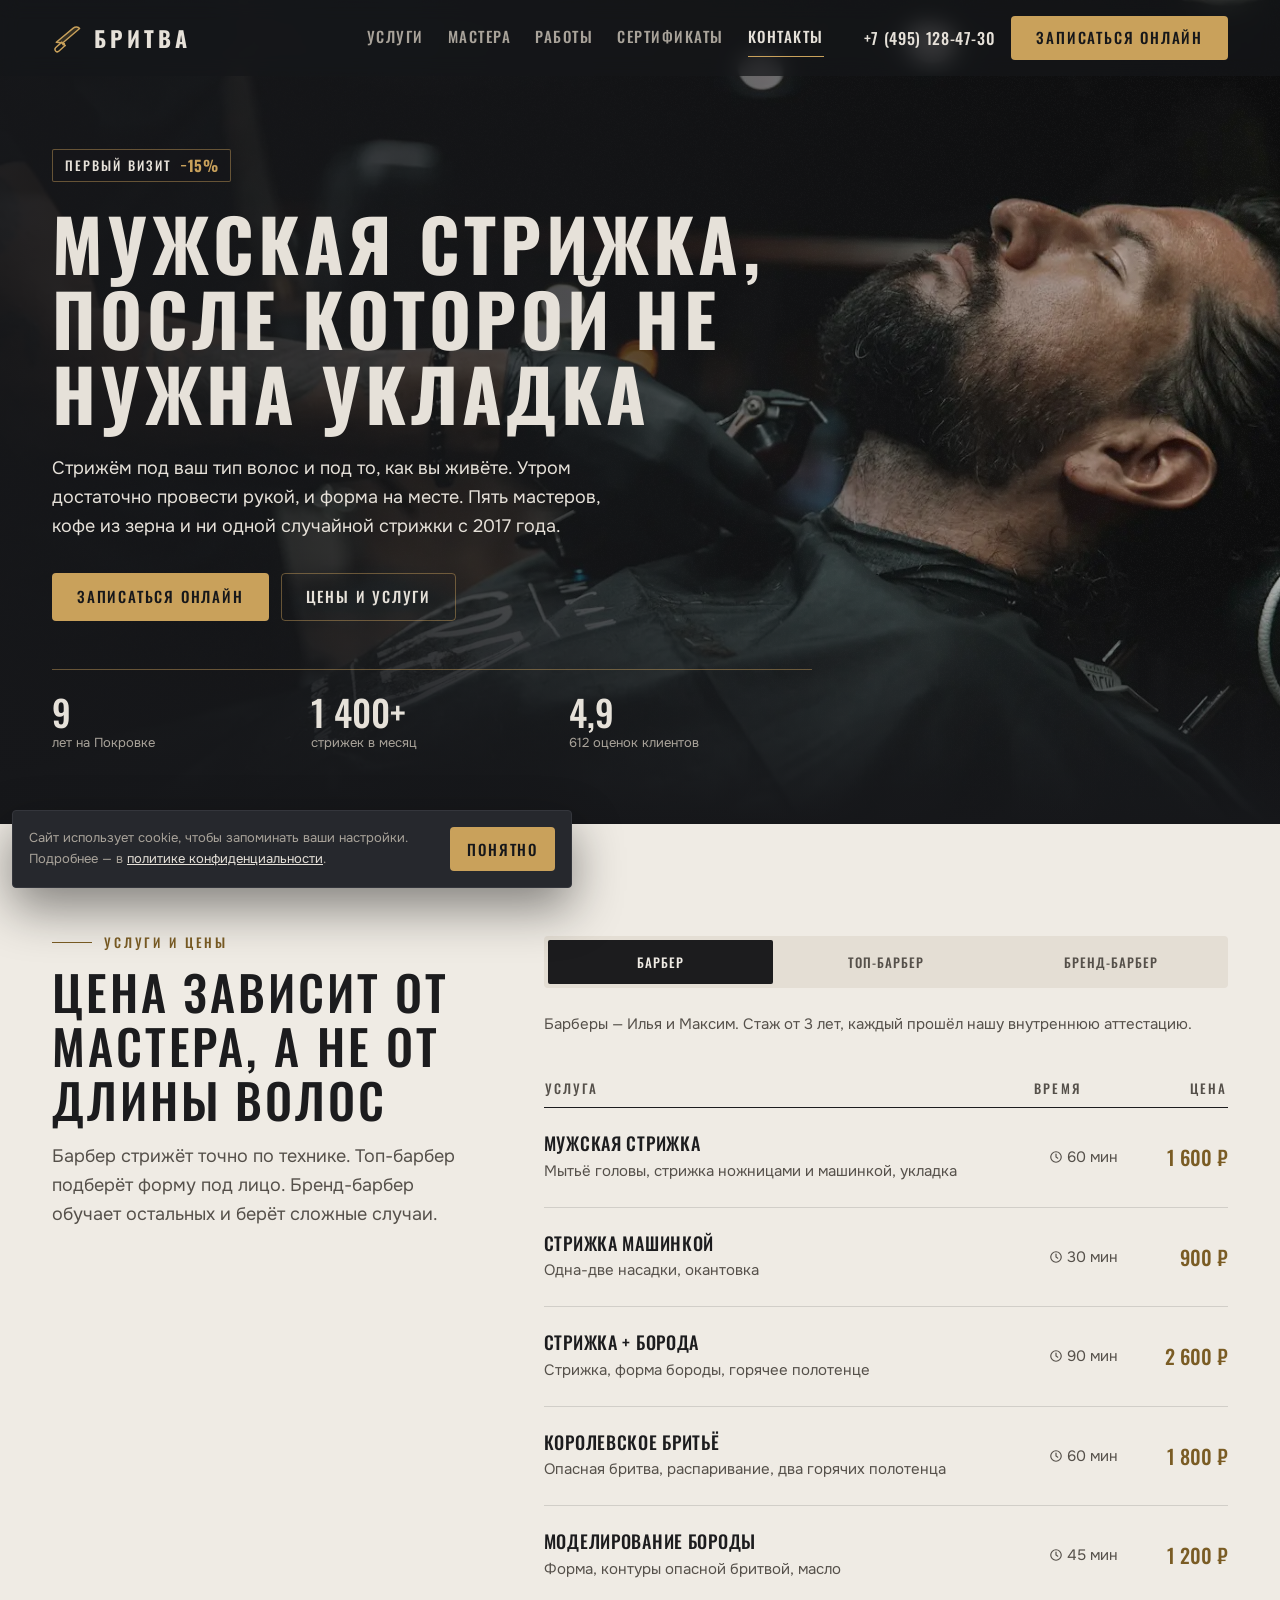
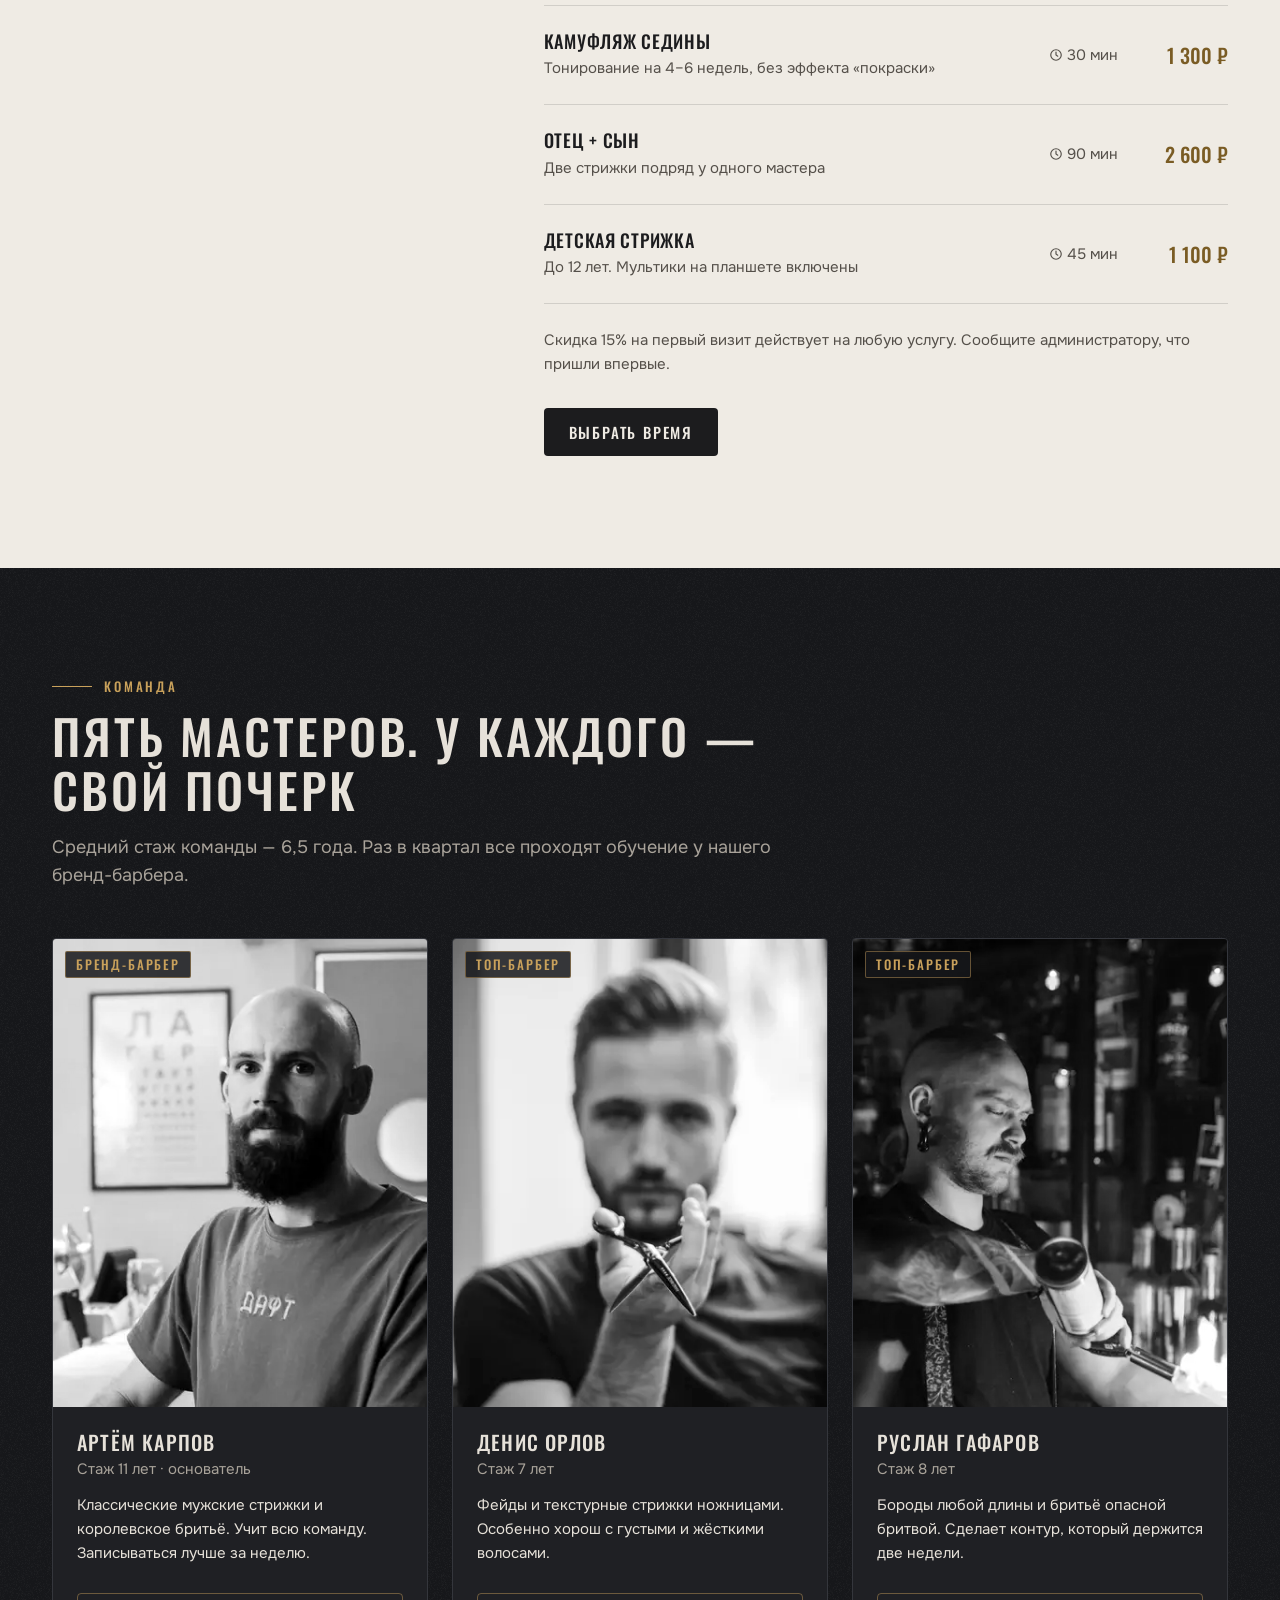
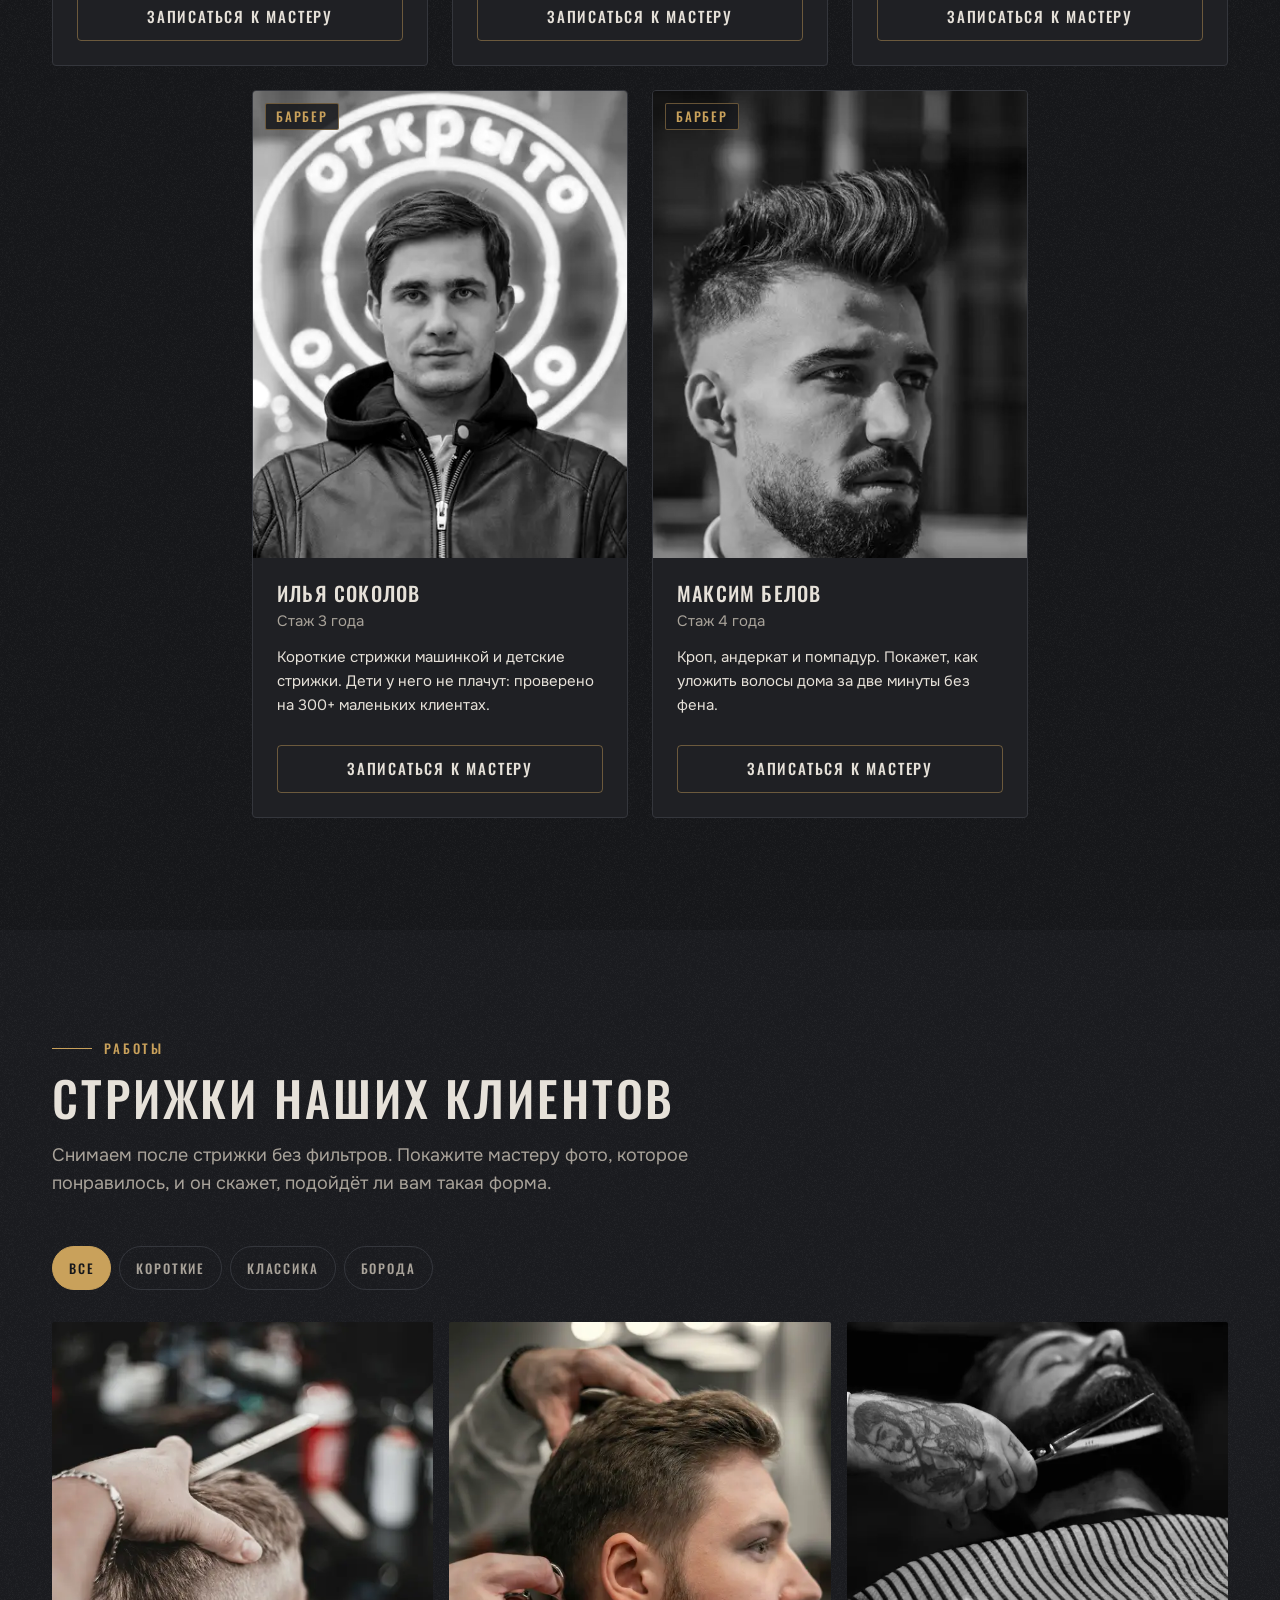
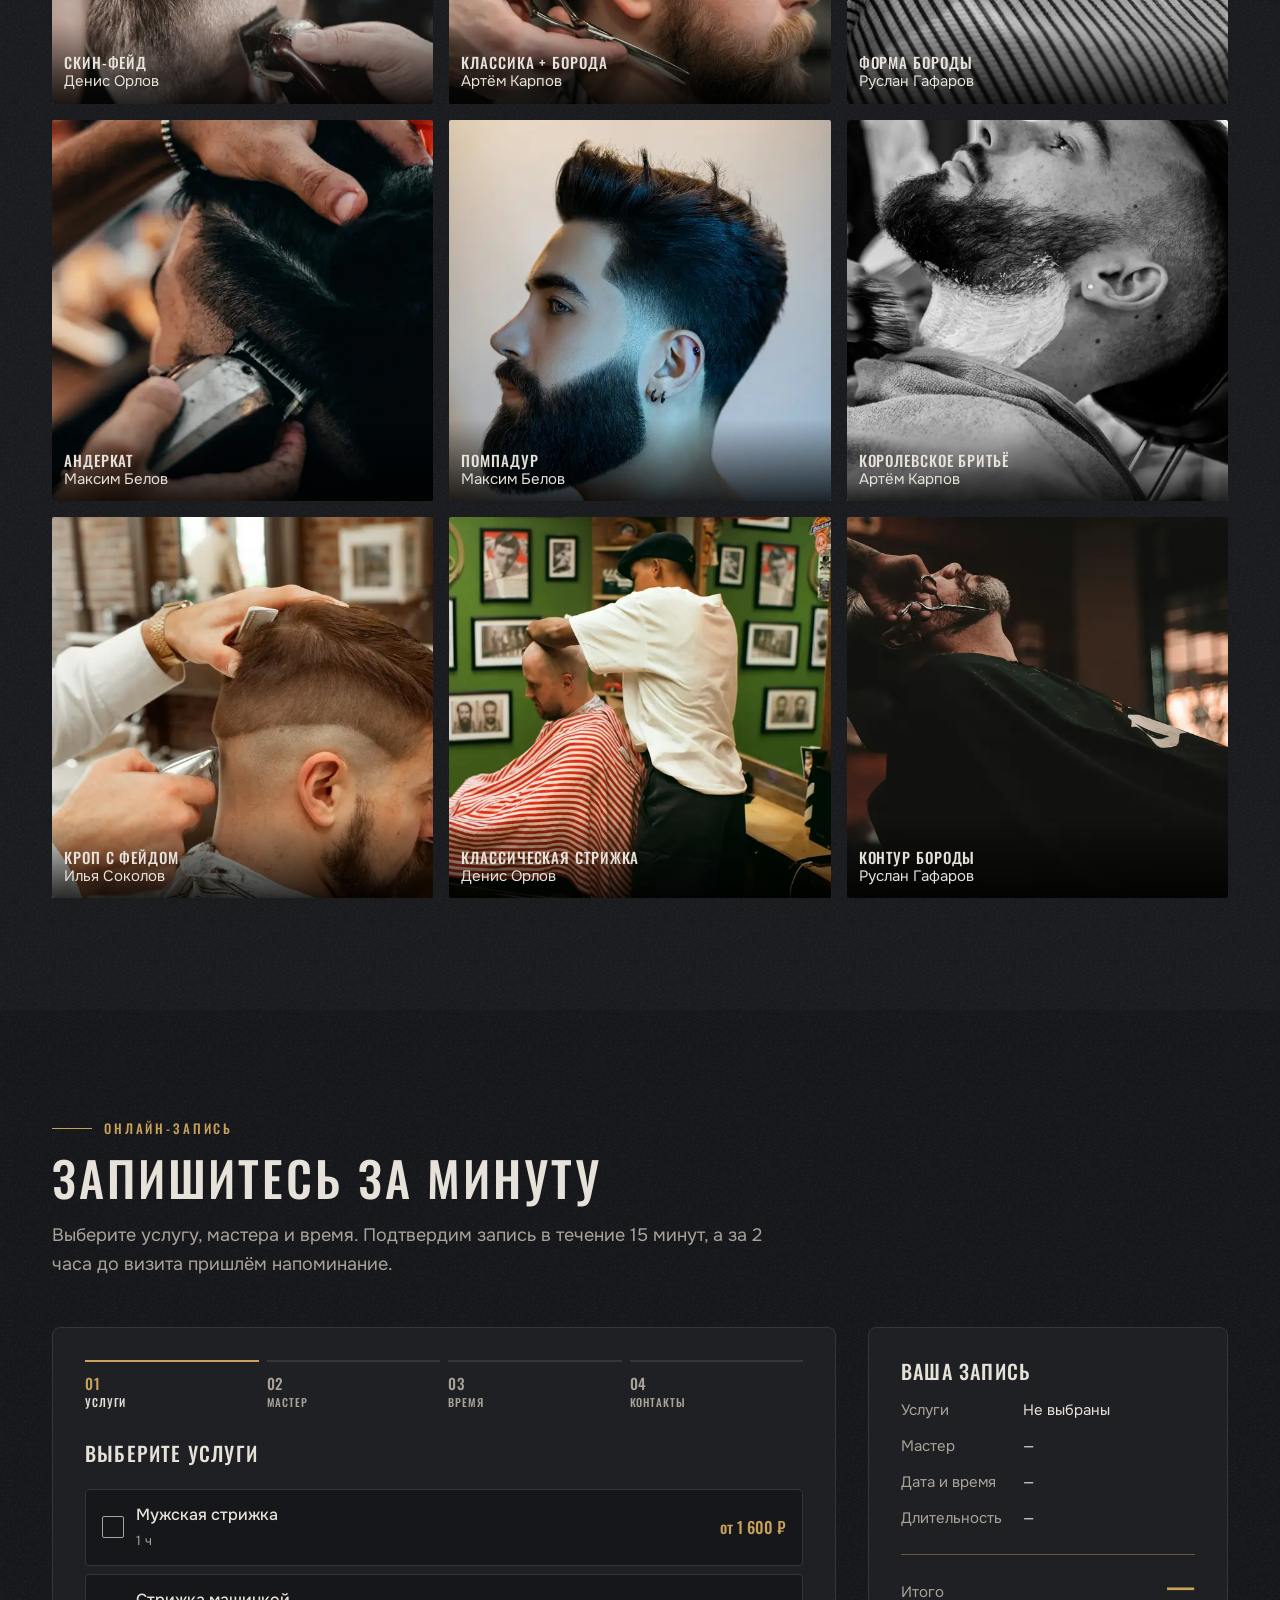
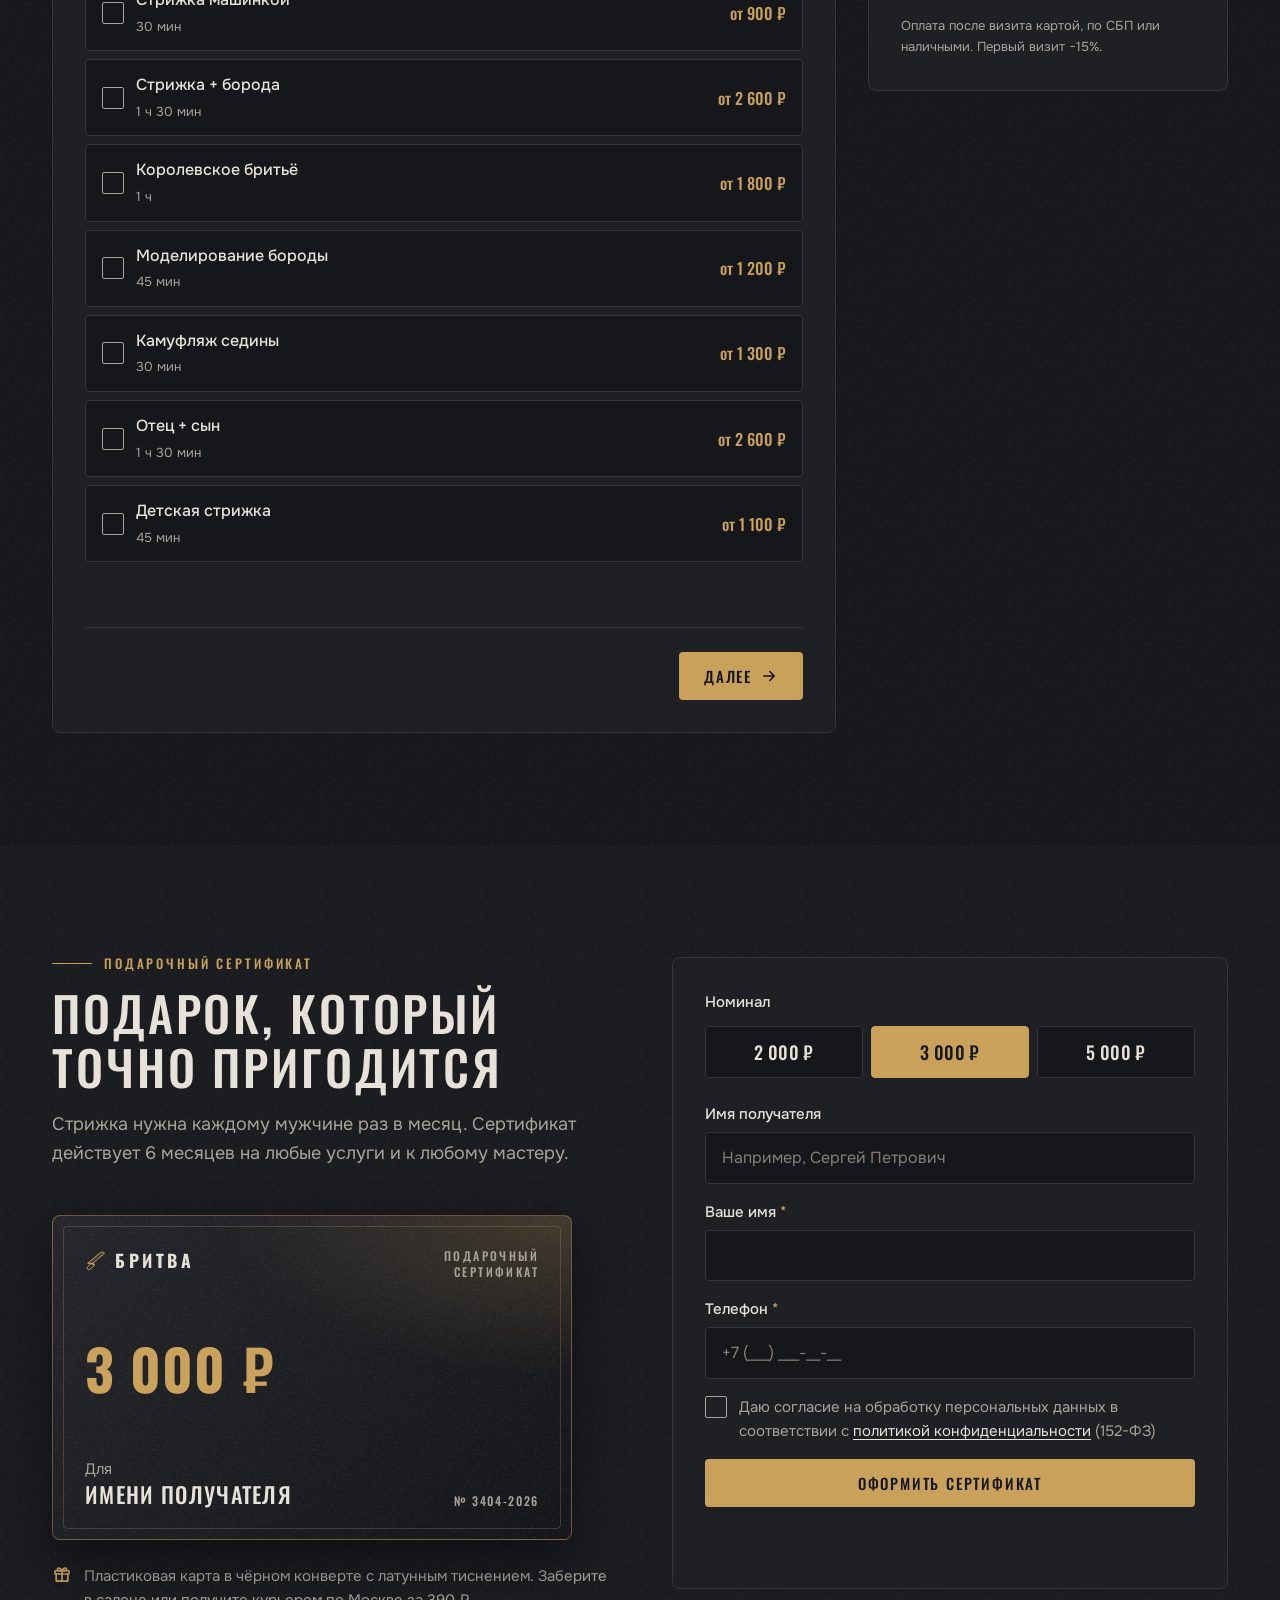
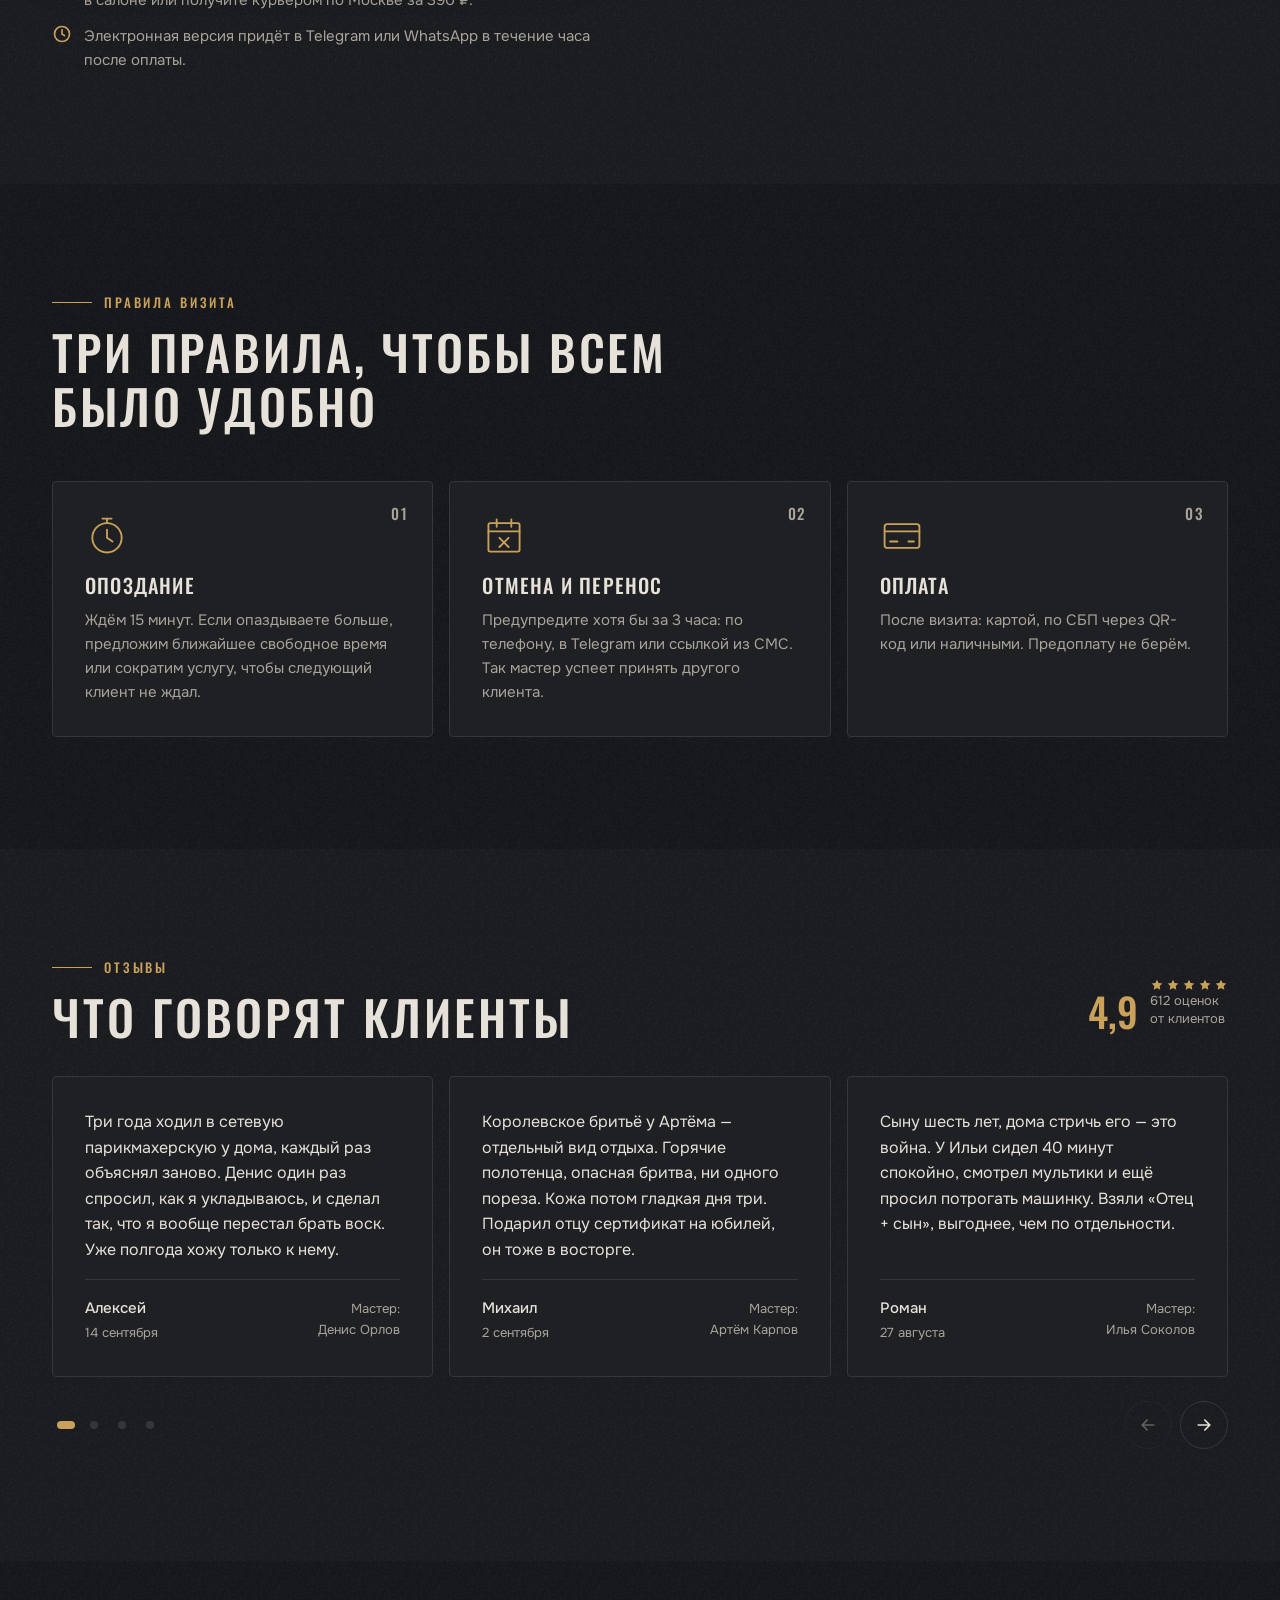
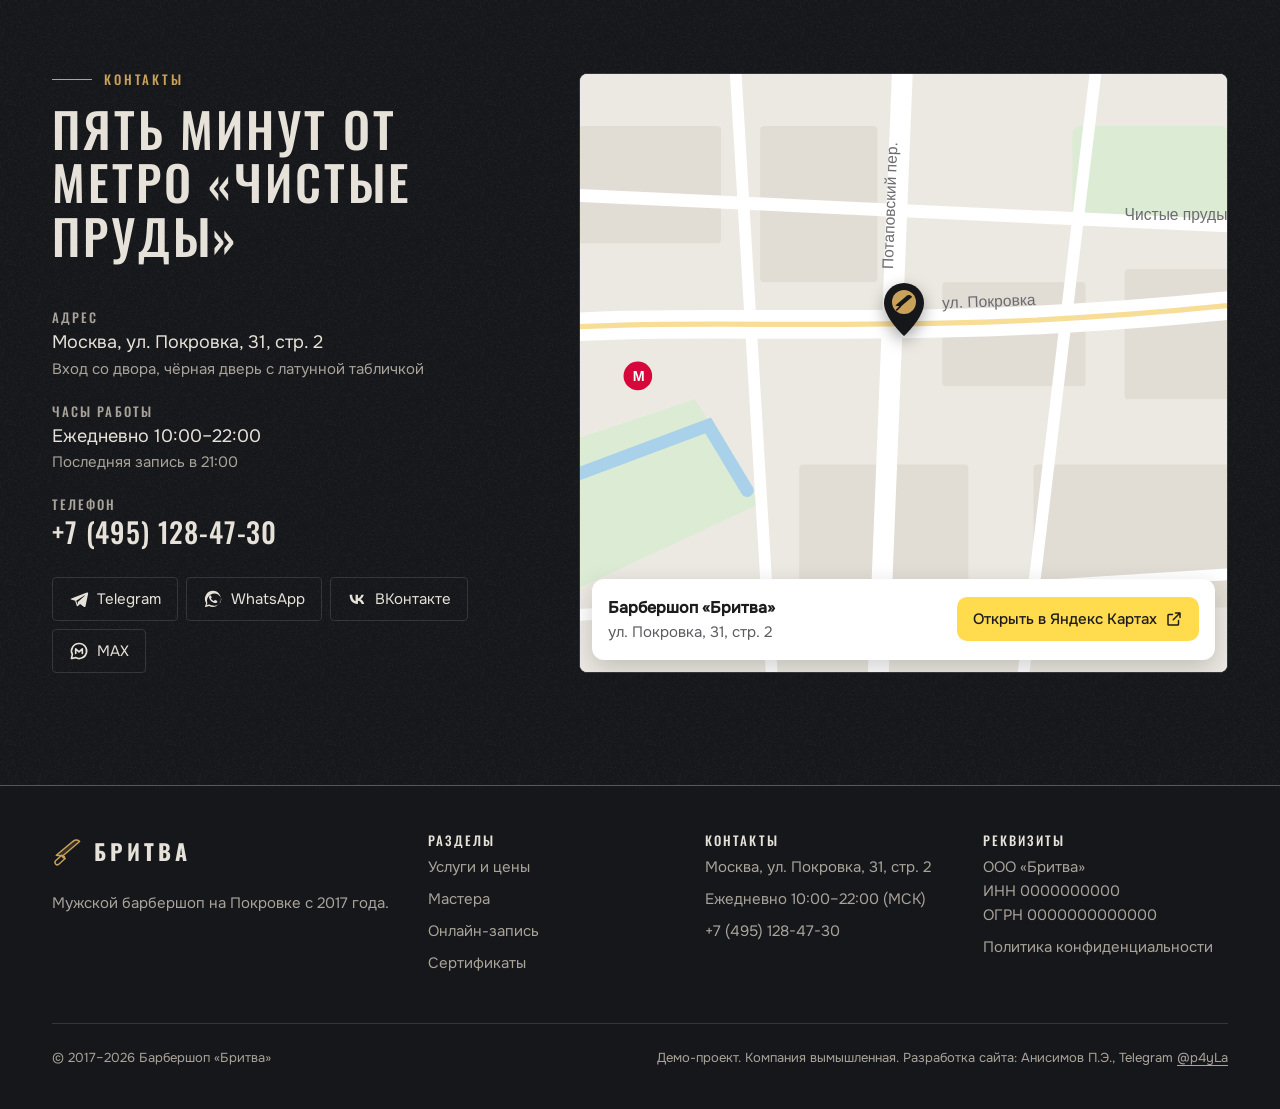
<file: index.html>
<!doctype html>
<html lang="ru">
<head>
  <meta charset="utf-8">
  <meta name="viewport" content="width=device-width, initial-scale=1, viewport-fit=cover">
  <title>Барбершоп «Бритва» на Покровке — мужские стрижки и бритьё, запись онлайн</title>
  <meta name="description" content="Мужские стрижки от 1 600 ₽, королевское бритьё и оформление бороды на Покровке. 5 мастеров, ежедневно 10:00–22:00. Запись онлайн за минуту, первый визит −15%.">
  <link rel="canonical" href="https://p4yla.github.io/britva-barbershop/">
  <meta name="theme-color" content="#16171a">
  <meta name="format-detection" content="telephone=no">

  <!-- Яндекс Вебмастер: вставьте свой код подтверждения -->
  <!-- <meta name="yandex-verification" content="XXXXXXXXXXXXXXXX"> -->

  <!-- Open Graph / Twitter Card -->
  <meta property="og:type" content="website">
  <meta property="og:locale" content="ru_RU">
  <meta property="og:site_name" content="Барбершоп «Бритва»">
  <meta property="og:title" content="«Бритва» — мужская стрижка, после которой не нужна укладка">
  <meta property="og:description" content="Барбершоп на Покровке: 5 мастеров, королевское бритьё, запись онлайн. Первый визит −15%.">
  <meta property="og:url" content="https://p4yla.github.io/britva-barbershop/">
  <meta property="og:image" content="https://p4yla.github.io/britva-barbershop/img/og.jpg">
  <meta property="og:image:width" content="1200">
  <meta property="og:image:height" content="630">
  <meta name="twitter:card" content="summary_large_image">
  <meta name="twitter:title" content="«Бритва» — мужская стрижка, после которой не нужна укладка">
  <meta name="twitter:description" content="Барбершоп на Покровке: 5 мастеров, королевское бритьё, запись онлайн.">
  <meta name="twitter:image" content="https://p4yla.github.io/britva-barbershop/img/og.jpg">

  <link rel="icon" href="img/favicon.svg" type="image/svg+xml">
  <link rel="preload" href="fonts/oswald.woff2" as="font" type="font/woff2" crossorigin>
  <link rel="preload" href="fonts/onest.woff2" as="font" type="font/woff2" crossorigin>
  <link rel="preload" href="img/hero-800.webp" as="image" type="image/webp" media="(max-width: 767px)">
  <link rel="preload" href="img/hero-1600.webp" as="image" type="image/webp" media="(min-width: 768px)">
  <link rel="stylesheet" href="css/style.css">

  <!-- Класс .js включает анимации появления. Без JS контент просто виден. -->
  <script>document.documentElement.classList.add('js')</script>

  <!-- Яндекс Метрика: вставьте код счётчика сюда -->
  <!--
  <script type="text/javascript">
    (function(m,e,t,r,i,k,a){ ... })(window, document, "script", "https://mc.yandex.ru/metrika/tag.js", "ym");
    ym(00000000, "init", { clickmap:true, trackLinks:true, accurateTrackBounce:true });
  </script>
  <noscript><div><img src="https://mc.yandex.ru/watch/00000000" style="position:absolute; left:-9999px;" alt=""></div></noscript>
  -->

  <script type="application/ld+json">
  {
    "@context": "https://schema.org",
    "@type": "HairSalon",
    "additionalType": "https://www.wikidata.org/wiki/Q1063715",
    "name": "Барбершоп «Бритва»",
    "description": "Мужской барбершоп: стрижки, бритьё опасной бритвой, оформление бороды.",
    "url": "https://p4yla.github.io/britva-barbershop/",
    "image": "https://p4yla.github.io/britva-barbershop/img/og.jpg",
    "telephone": "+7-495-128-47-30",
    "priceRange": "900–4 100 ₽",
    "currenciesAccepted": "RUB",
    "paymentAccepted": "Банковская карта, СБП, наличные",
    "address": {
      "@type": "PostalAddress",
      "streetAddress": "ул. Покровка, 31, стр. 2",
      "addressLocality": "Москва",
      "postalCode": "105062",
      "addressCountry": "RU"
    },
    "geo": { "@type": "GeoCoordinates", "latitude": 55.7596, "longitude": 37.6517 },
    "openingHoursSpecification": [{
      "@type": "OpeningHoursSpecification",
      "dayOfWeek": ["Monday","Tuesday","Wednesday","Thursday","Friday","Saturday","Sunday"],
      "opens": "10:00", "closes": "22:00"
    }],
    "aggregateRating": { "@type": "AggregateRating", "ratingValue": "4.9", "reviewCount": "612" },
    "hasOfferCatalog": {
      "@type": "OfferCatalog",
      "name": "Услуги барбершопа",
      "itemListElement": [
        { "@type": "Offer", "itemOffered": { "@type": "Service", "name": "Мужская стрижка" }, "price": "1600", "priceCurrency": "RUB" },
        { "@type": "Offer", "itemOffered": { "@type": "Service", "name": "Стрижка машинкой" }, "price": "900", "priceCurrency": "RUB" },
        { "@type": "Offer", "itemOffered": { "@type": "Service", "name": "Стрижка + борода" }, "price": "2600", "priceCurrency": "RUB" },
        { "@type": "Offer", "itemOffered": { "@type": "Service", "name": "Королевское бритьё" }, "price": "1800", "priceCurrency": "RUB" },
        { "@type": "Offer", "itemOffered": { "@type": "Service", "name": "Моделирование бороды" }, "price": "1200", "priceCurrency": "RUB" },
        { "@type": "Offer", "itemOffered": { "@type": "Service", "name": "Камуфляж седины" }, "price": "1300", "priceCurrency": "RUB" },
        { "@type": "Offer", "itemOffered": { "@type": "Service", "name": "Отец + сын" }, "price": "2600", "priceCurrency": "RUB" },
        { "@type": "Offer", "itemOffered": { "@type": "Service", "name": "Детская стрижка до 12 лет" }, "price": "1100", "priceCurrency": "RUB" }
      ]
    }
  }
  </script>
</head>
<body>
  <!-- SVG-спрайт: все иконки в одном месте, используются через <use> -->
  <svg width="0" height="0" style="position:absolute" aria-hidden="true" focusable="false">
    <symbol id="i-razor" viewBox="0 0 48 48" fill="none" stroke="currentColor" stroke-width="2" stroke-linejoin="round" stroke-linecap="round">
      <path d="M6 30 L30 10 c3-2.4 7-2 9 .6 l-24 20.4 z" fill="currentColor" fill-opacity=".18"/>
      <path d="M15 31 l3.5 3.5"/>
      <path d="M18.5 34.5 L10 42.5 c-1.4 1.3-3.6 1.2-4.9-.2 -1.2-1.4-1.1-3.5.3-4.8 L14 29.8"/>
      <circle cx="16.4" cy="32.4" r="1.2" fill="currentColor"/>
    </symbol>
    <symbol id="i-check" viewBox="0 0 24 24" fill="none" stroke="currentColor" stroke-width="3" stroke-linecap="round" stroke-linejoin="round"><path d="M5 12.5l4.5 4.5L19 7.5"/></symbol>
    <symbol id="i-clock" viewBox="0 0 24 24" fill="none" stroke="currentColor" stroke-width="2" stroke-linecap="round"><circle cx="12" cy="12" r="9"/><path d="M12 7v5l3 2"/></symbol>
    <symbol id="i-arrow-left" viewBox="0 0 24 24" fill="none" stroke="currentColor" stroke-width="2" stroke-linecap="round" stroke-linejoin="round"><path d="M19 12H5M11 6l-6 6 6 6"/></symbol>
    <symbol id="i-arrow-right" viewBox="0 0 24 24" fill="none" stroke="currentColor" stroke-width="2" stroke-linecap="round" stroke-linejoin="round"><path d="M5 12h14M13 6l6 6-6 6"/></symbol>
    <symbol id="i-star" viewBox="0 0 24 24" fill="currentColor"><path d="M12 2.8l2.8 5.9 6.4.8-4.7 4.4 1.2 6.4L12 17.2l-5.7 3.1 1.2-6.4L2.8 9.5l6.4-.8z"/></symbol>
    <symbol id="i-calendar" viewBox="0 0 24 24" fill="none" stroke="currentColor" stroke-width="2" stroke-linecap="round"><rect x="3.5" y="5" width="17" height="15.5" rx="1.5"/><path d="M3.5 10h17M8 3v4M16 3v4"/></symbol>
    <symbol id="i-late" viewBox="0 0 48 48" fill="none" stroke="currentColor" stroke-width="2" stroke-linecap="round"><circle cx="24" cy="26" r="16"/><path d="M24 17v9l6 4M19 5h10M24 5v5"/></symbol>
    <symbol id="i-cancel" viewBox="0 0 48 48" fill="none" stroke="currentColor" stroke-width="2" stroke-linecap="round"><rect x="7" y="10" width="34" height="31" rx="2"/><path d="M7 19h34M16 6v8M32 6v8M19 26l10 10M29 26L19 36"/></symbol>
    <symbol id="i-card" viewBox="0 0 48 48" fill="none" stroke="currentColor" stroke-width="2" stroke-linecap="round"><rect x="5" y="11" width="38" height="26" rx="3"/><path d="M5 19h38M11 30h8M31 30h6"/></symbol>
    <symbol id="i-gift" viewBox="0 0 24 24" fill="none" stroke="currentColor" stroke-width="2" stroke-linecap="round" stroke-linejoin="round"><rect x="3.5" y="8" width="17" height="4" rx="1"/><path d="M5 12v8.5h14V12M12 8v12.5M12 8c-1.5-3.5-5.5-4-5.5-1.5S10 8 12 8zm0 0c1.5-3.5 5.5-4 5.5-1.5S14 8 12 8z"/></symbol>
    <symbol id="i-users" viewBox="0 0 24 24" fill="none" stroke="currentColor" stroke-width="2" stroke-linecap="round"><circle cx="9" cy="8" r="3.5"/><path d="M2.5 20c.8-3.6 3.3-5.5 6.5-5.5s5.7 1.9 6.5 5.5"/><path d="M15.5 4.8a3.5 3.5 0 010 6.4M18 14.8c1.8.8 3 2.5 3.5 5.2"/></symbol>
    <symbol id="i-pin" viewBox="0 0 24 24" fill="none" stroke="currentColor" stroke-width="2"><path d="M12 21s7-6.2 7-11.5A7 7 0 005 9.5C5 14.8 12 21 12 21z"/><circle cx="12" cy="9.5" r="2.5"/></symbol>
    <symbol id="i-telegram" viewBox="0 0 24 24" fill="currentColor"><path d="M21.4 4.2L2.9 11.3c-1.1.4-1.1 1.1-.2 1.4l4.7 1.5 1.8 5.6c.2.6.1.9.8.9.5 0 .7-.2 1-.5l2.3-2.2 4.8 3.5c.9.5 1.5.2 1.7-.8l3.1-14.8c.3-1.3-.5-1.9-1.5-1.5zM8.7 14l9.7-6.1c.5-.3.9-.1.5.2l-8.3 7.5-.3 3.4L8.7 14z"/></symbol>
    <symbol id="i-whatsapp" viewBox="0 0 24 24" fill="currentColor"><path d="M12 2.2a9.7 9.7 0 00-8.3 14.7L2.3 21.8l5-1.3A9.7 9.7 0 1012 2.2zm0 17.7c-1.5 0-3-.4-4.2-1.2l-.3-.2-3 .8.8-2.9-.2-.3a8 8 0 1116.9-4.2A8 8 0 0112 19.9zm4.4-6c-.2-.1-1.4-.7-1.7-.8-.2-.1-.4-.1-.5.1l-.8 1c-.1.2-.3.2-.5.1-.7-.3-2.2-.9-3.2-2.7-.2-.4.2-.4.7-1.3.1-.2 0-.3 0-.4l-.8-1.8c-.2-.5-.4-.4-.5-.4h-.5c-.2 0-.4.1-.6.3-.2.2-.8.8-.8 2s.9 2.3 1 2.5c.1.2 1.7 2.7 4.2 3.8 1.6.7 2.2.7 3 .6.5-.1 1.4-.6 1.6-1.1.2-.6.2-1 .1-1.1l-.5-.3z"/></symbol>
    <symbol id="i-vk" viewBox="0 0 24 24" fill="currentColor"><path d="M12.8 18c-6 0-9.5-4.1-9.6-11h3c.1 5 2.3 7.2 4.1 7.6V7h2.8v4.3c1.7-.2 3.6-2.2 4.2-4.3h2.8c-.5 2.6-2.4 4.6-3.8 5.4 1.4.7 3.6 2.4 4.4 5.6h-3.1c-.6-2.1-2.3-3.7-4.5-3.9V18h-.3z"/></symbol>
    <symbol id="i-max" viewBox="0 0 24 24" fill="none" stroke="currentColor" stroke-width="2" stroke-linejoin="round"><path d="M12 3a9 9 0 00-8 13.1L3 21l4.9-1.1A9 9 0 1012 3z"/><path d="M8 15V9.5l4 3.5 4-3.5V15" stroke-linecap="round"/></symbol>
    <symbol id="i-phone" viewBox="0 0 24 24" fill="none" stroke="currentColor" stroke-width="2" stroke-linejoin="round"><path d="M5 3.5h3.5l1.8 4.5-2.3 1.4a11 11 0 006.6 6.6l1.4-2.3 4.5 1.8V19a1.5 1.5 0 01-1.5 1.5A16.5 16.5 0 013.5 5 1.5 1.5 0 015 3.5z"/></symbol>
    <symbol id="i-external" viewBox="0 0 24 24" fill="none" stroke="currentColor" stroke-width="2" stroke-linecap="round" stroke-linejoin="round"><path d="M14 4h6v6M20 4l-9 9M18 14v5a1 1 0 01-1 1H5a1 1 0 01-1-1V7a1 1 0 011-1h5"/></symbol>
  </svg>

  <a class="skip-link" href="#main">Перейти к содержанию</a>

  <header class="header" id="header">
    <div class="container header__inner">
      <a class="logo" href="#top" aria-label="Бритва — на главную">
        <svg aria-hidden="true"><use href="#i-razor"/></svg>
        <span>БРИТВА</span>
      </a>
      <nav class="nav" aria-label="Основное меню">
        <ul>
          <li><a href="#services">Услуги</a></li>
          <li><a href="#masters">Мастера</a></li>
          <li><a href="#works">Работы</a></li>
          <li><a href="#certificate">Сертификаты</a></li>
          <li><a href="#contacts">Контакты</a></li>
        </ul>
      </nav>
      <a class="header__phone" href="tel:+74951284730">+7 (495) 128-47-30</a>
      <a class="btn btn--primary header__cta" href="#booking">Записаться онлайн</a>
      <button class="burger" type="button" aria-label="Открыть меню" aria-expanded="false" aria-controls="mobile-menu"><span></span></button>
    </div>
  </header>

  <nav class="mobile-menu" id="mobile-menu" aria-label="Мобильное меню" hidden>
    <div>
      <ul>
        <li><a href="#services">Услуги</a></li>
        <li><a href="#masters">Мастера</a></li>
        <li><a href="#works">Работы</a></li>
        <li><a href="#certificate">Сертификаты</a></li>
        <li><a href="#contacts">Контакты</a></li>
      </ul>
    </div>
    <a class="mobile-menu__phone" href="tel:+74951284730">+7 (495) 128-47-30</a>
    <a class="btn btn--primary btn--block" href="#booking">Записаться онлайн</a>
  </nav>

  <main id="main">
    <!-- ===== Первый экран ===== -->
    <section class="hero grain" id="top" aria-labelledby="hero-title">
      <picture class="hero__media">
        <source media="(min-width: 768px)" srcset="img/hero-1600.webp" type="image/webp">
        <img src="img/hero-800.webp" width="800" height="1000" alt="Мастер оформляет бороду клиенту в кресле барбершопа" fetchpriority="high">
      </picture>
      <div class="container">
        <div class="hero__content">
          <p class="hero__badge">Первый визит <b>−15%</b></p>
          <h1 class="hero__title" id="hero-title">Мужская стрижка, после которой не нужна укладка</h1>
          <p class="hero__lead">Стрижём под ваш тип волос и под то, как вы живёте. Утром достаточно провести рукой, и форма на месте. Пять мастеров, кофе из зерна и ни одной случайной стрижки с 2017 года.</p>
          <div class="hero__actions">
            <a class="btn btn--primary" href="#booking">Записаться онлайн</a>
            <a class="btn btn--ghost" href="#services">Цены и услуги</a>
          </div>
          <dl class="hero__facts">
            <div><dt>лет на Покровке</dt><dd>9</dd></div>
            <div><dt>стрижек в месяц</dt><dd>1 400+</dd></div>
            <div><dt>612 оценок клиентов</dt><dd>4,9</dd></div>
          </dl>
        </div>
      </div>
    </section>

    <!-- ===== Услуги и цены ===== -->
    <section class="section section--light" id="services" aria-labelledby="services-title">
      <div class="container price-layout">
        <div class="section-head reveal">
          <p class="eyebrow">Услуги и цены</p>
          <h2 class="section-title" id="services-title">Цена зависит от мастера, а не от длины волос</h2>
          <p class="section-lead">Барбер стрижёт точно по технике. Топ-барбер подберёт форму под лицо. Бренд-барбер обучает остальных и берёт сложные случаи.</p>
        </div>
        <div class="reveal" data-delay="1">
          <div class="level-switch" role="group" aria-label="Уровень мастера">
            <button type="button" data-level="0" aria-pressed="true">Барбер</button>
            <button type="button" data-level="1" aria-pressed="false">Топ-барбер</button>
            <button type="button" data-level="2" aria-pressed="false">Бренд-барбер</button>
          </div>
          <p class="level-note" id="level-note" aria-live="polite">Барберы — Илья и Максим. Стаж от 3 лет, каждый прошёл нашу внутреннюю аттестацию.</p>
          <table class="price-table" id="price-table">
            <caption class="visually-hidden">Цены на услуги в зависимости от уровня мастера</caption>
            <thead><tr><th scope="col">Услуга</th><th scope="col">Время</th><th scope="col">Цена</th></tr></thead>
            <tbody>
              <tr data-id="cut" data-dur="60" data-prices="1600,2000,2600">
                <th scope="row"><b>Мужская стрижка</b><small>Мытьё головы, стрижка ножницами и машинкой, укладка</small></th>
                <td class="td-time"><svg aria-hidden="true"><use href="#i-clock"/></svg>60 мин</td>
                <td class="td-price">1 600 ₽</td>
              </tr>
              <tr data-id="clipper" data-dur="30" data-prices="900,1100,1400">
                <th scope="row"><b>Стрижка машинкой</b><small>Одна-две насадки, окантовка</small></th>
                <td class="td-time"><svg aria-hidden="true"><use href="#i-clock"/></svg>30 мин</td>
                <td class="td-price">900 ₽</td>
              </tr>
              <tr data-id="combo" data-dur="90" data-prices="2600,3200,4100">
                <th scope="row"><b>Стрижка + борода</b><small>Стрижка, форма бороды, горячее полотенце</small></th>
                <td class="td-time"><svg aria-hidden="true"><use href="#i-clock"/></svg>90 мин</td>
                <td class="td-price">2 600 ₽</td>
              </tr>
              <tr data-id="shave" data-dur="60" data-prices="1800,2200,2800">
                <th scope="row"><b>Королевское бритьё</b><small>Опасная бритва, распаривание, два горячих полотенца</small></th>
                <td class="td-time"><svg aria-hidden="true"><use href="#i-clock"/></svg>60 мин</td>
                <td class="td-price">1 800 ₽</td>
              </tr>
              <tr data-id="beard" data-dur="45" data-prices="1200,1500,1900">
                <th scope="row"><b>Моделирование бороды</b><small>Форма, контуры опасной бритвой, масло</small></th>
                <td class="td-time"><svg aria-hidden="true"><use href="#i-clock"/></svg>45 мин</td>
                <td class="td-price">1 200 ₽</td>
              </tr>
              <tr data-id="grey" data-dur="30" data-prices="1300,1500,1800">
                <th scope="row"><b>Камуфляж седины</b><small>Тонирование на 4–6 недель, без эффекта «покраски»</small></th>
                <td class="td-time"><svg aria-hidden="true"><use href="#i-clock"/></svg>30 мин</td>
                <td class="td-price">1 300 ₽</td>
              </tr>
              <tr data-id="family" data-dur="90" data-prices="2600,3200,4000">
                <th scope="row"><b>Отец + сын</b><small>Две стрижки подряд у одного мастера</small></th>
                <td class="td-time"><svg aria-hidden="true"><use href="#i-clock"/></svg>90 мин</td>
                <td class="td-price">2 600 ₽</td>
              </tr>
              <tr data-id="kids" data-dur="45" data-prices="1100,1300,1700">
                <th scope="row"><b>Детская стрижка</b><small>До 12 лет. Мультики на планшете включены</small></th>
                <td class="td-time"><svg aria-hidden="true"><use href="#i-clock"/></svg>45 мин</td>
                <td class="td-price">1 100 ₽</td>
              </tr>
            </tbody>
          </table>
          <p class="price-footnote">Скидка 15% на первый визит действует на любую услугу. Сообщите администратору, что пришли впервые.</p>
          <div class="price-cta">
            <a class="btn btn--primary" href="#booking">Выбрать время</a>
          </div>
        </div>
      </div>
    </section>

    <!-- ===== Мастера ===== -->
    <section class="section grain" id="masters" aria-labelledby="masters-title">
      <div class="container">
        <div class="section-head reveal">
          <p class="eyebrow">Команда</p>
          <h2 class="section-title" id="masters-title">Пять мастеров. У каждого — свой почерк</h2>
          <p class="section-lead">Средний стаж команды — 6,5 года. Раз в квартал все проходят обучение у нашего бренд-барбера.</p>
        </div>
        <ul class="masters">
          <li class="master reveal" data-master="artem" data-name="Артём Карпов" data-level="2" data-photo="img/master-1.webp">
            <div class="master__photo">
              <img src="img/master-1.webp" srcset="img/master-1-400.webp 400w, img/master-1.webp 600w" sizes="(min-width: 1360px) 230px, (min-width: 1024px) 380px, (min-width: 560px) 45vw, 92vw" width="600" height="750" loading="lazy" alt="Бренд-барбер Артём Карпов, бородатый мужчина в бирюзовой футболке">
              <span class="master__level">Бренд-барбер</span>
            </div>
            <div class="master__body">
              <h3 class="master__name">Артём Карпов</h3>
              <p class="master__exp">Стаж 11 лет · основатель</p>
              <p class="master__spec">Классические мужские стрижки и королевское бритьё. Учит всю команду. Записываться лучше за неделю.</p>
              <a class="btn btn--ghost btn--block" href="#booking" data-book-master="artem">Записаться к мастеру</a>
            </div>
          </li>
          <li class="master reveal" data-delay="1" data-master="denis" data-name="Денис Орлов" data-level="1" data-photo="img/master-2.webp">
            <div class="master__photo">
              <img src="img/master-2.webp" srcset="img/master-2-400.webp 400w, img/master-2.webp 600w" sizes="(min-width: 1360px) 230px, (min-width: 1024px) 380px, (min-width: 560px) 45vw, 92vw" width="600" height="750" loading="lazy" alt="Топ-барбер Денис Орлов с ножницами в руке, чёрно-белый портрет">
              <span class="master__level">Топ-барбер</span>
            </div>
            <div class="master__body">
              <h3 class="master__name">Денис Орлов</h3>
              <p class="master__exp">Стаж 7 лет</p>
              <p class="master__spec">Фейды и текстурные стрижки ножницами. Особенно хорош с густыми и жёсткими волосами.</p>
              <a class="btn btn--ghost btn--block" href="#booking" data-book-master="denis">Записаться к мастеру</a>
            </div>
          </li>
          <li class="master reveal" data-delay="2" data-master="ruslan" data-name="Руслан Гафаров" data-level="1" data-photo="img/master-4.webp">
            <div class="master__photo">
              <img src="img/master-4.webp" srcset="img/master-4-400.webp 400w, img/master-4.webp 600w" sizes="(min-width: 1360px) 230px, (min-width: 1024px) 380px, (min-width: 560px) 45vw, 92vw" width="600" height="750" loading="lazy" alt="Топ-барбер Руслан Гафаров за работой в тёмном зале барбершопа">
              <span class="master__level">Топ-барбер</span>
            </div>
            <div class="master__body">
              <h3 class="master__name">Руслан Гафаров</h3>
              <p class="master__exp">Стаж 8 лет</p>
              <p class="master__spec">Бороды любой длины и бритьё опасной бритвой. Сделает контур, который держится две недели.</p>
              <a class="btn btn--ghost btn--block" href="#booking" data-book-master="ruslan">Записаться к мастеру</a>
            </div>
          </li>
          <li class="master reveal" data-master="ilya" data-name="Илья Соколов" data-level="0" data-photo="img/master-3.webp">
            <div class="master__photo">
              <img src="img/master-3.webp" srcset="img/master-3-400.webp 400w, img/master-3.webp 600w" sizes="(min-width: 1360px) 230px, (min-width: 1024px) 380px, (min-width: 560px) 45vw, 92vw" width="600" height="750" loading="lazy" alt="Барбер Илья Соколов в кожаной куртке на фоне неоновой вывески «Открыто»">
              <span class="master__level">Барбер</span>
            </div>
            <div class="master__body">
              <h3 class="master__name">Илья Соколов</h3>
              <p class="master__exp">Стаж 3 года</p>
              <p class="master__spec">Короткие стрижки машинкой и детские стрижки. Дети у него не плачут: проверено на 300+ маленьких клиентах.</p>
              <a class="btn btn--ghost btn--block" href="#booking" data-book-master="ilya">Записаться к мастеру</a>
            </div>
          </li>
          <li class="master reveal" data-delay="1" data-master="maxim" data-name="Максим Белов" data-level="0" data-photo="img/master-5.webp">
            <div class="master__photo">
              <img src="img/master-5.webp" srcset="img/master-5-400.webp 400w, img/master-5.webp 600w" sizes="(min-width: 1360px) 230px, (min-width: 1024px) 380px, (min-width: 560px) 45vw, 92vw" width="600" height="750" loading="lazy" alt="Барбер Максим Белов с объёмной укладкой и аккуратной бородой">
              <span class="master__level">Барбер</span>
            </div>
            <div class="master__body">
              <h3 class="master__name">Максим Белов</h3>
              <p class="master__exp">Стаж 4 года</p>
              <p class="master__spec">Кроп, андеркат и помпадур. Покажет, как уложить волосы дома за две минуты без фена.</p>
              <a class="btn btn--ghost btn--block" href="#booking" data-book-master="maxim">Записаться к мастеру</a>
            </div>
          </li>
        </ul>
      </div>
    </section>

    <!-- ===== Работы ===== -->
    <section class="section section--alt grain" id="works" aria-labelledby="works-title">
      <div class="container">
        <div class="section-head reveal">
          <p class="eyebrow">Работы</p>
          <h2 class="section-title" id="works-title">Стрижки наших клиентов</h2>
          <p class="section-lead">Снимаем после стрижки без фильтров. Покажите мастеру фото, которое понравилось, и он скажет, подойдёт ли вам такая форма.</p>
        </div>
        <div class="filters reveal" role="group" aria-label="Фильтр работ">
          <button type="button" data-filter="all" aria-pressed="true">Все</button>
          <button type="button" data-filter="short" aria-pressed="false">Короткие</button>
          <button type="button" data-filter="classic" aria-pressed="false">Классика</button>
          <button type="button" data-filter="beard" aria-pressed="false">Борода</button>
        </div>
        <div class="gallery" id="gallery" aria-live="polite">
          <figure class="gallery__item is-wide" data-cat="short"><img src="img/work-1.webp" srcset="img/work-1-300.webp 300w, img/work-1.webp 600w" sizes="(min-width: 1240px) 390px, (min-width: 768px) 31vw, 48vw" width="600" height="600" loading="lazy" alt="Короткая стрижка с плавным переходом на висках, вид сбоку"><figcaption><b>Скин-фейд</b>Денис Орлов</figcaption></figure>
          <figure class="gallery__item" data-cat="classic"><img src="img/work-4.webp" srcset="img/work-4-300.webp 300w, img/work-4.webp 600w" sizes="(min-width: 1240px) 390px, (min-width: 768px) 31vw, 48vw" width="600" height="600" loading="lazy" alt="Мастер ножницами оформляет классическую стрижку и бороду"><figcaption><b>Классика + борода</b>Артём Карпов</figcaption></figure>
          <figure class="gallery__item" data-cat="beard"><img src="img/work-7.webp" srcset="img/work-7-300.webp 300w, img/work-7.webp 600w" sizes="(min-width: 1240px) 390px, (min-width: 768px) 31vw, 48vw" width="600" height="600" loading="lazy" alt="Чёрно-белое фото: мастер подравнивает бороду ножницами"><figcaption><b>Форма бороды</b>Руслан Гафаров</figcaption></figure>
          <figure class="gallery__item" data-cat="short"><img src="img/work-2.webp" srcset="img/work-2-300.webp 300w, img/work-2.webp 600w" sizes="(min-width: 1240px) 390px, (min-width: 768px) 31vw, 48vw" width="600" height="600" loading="lazy" alt="Стрижка машинкой: мастер выводит переход на затылке"><figcaption><b>Андеркат</b>Максим Белов</figcaption></figure>
          <figure class="gallery__item" data-cat="classic"><img src="img/work-5.webp" srcset="img/work-5-300.webp 300w, img/work-5.webp 600w" sizes="(min-width: 1240px) 390px, (min-width: 768px) 31vw, 48vw" width="600" height="600" loading="lazy" alt="Мужчина с зачёсанными назад волосами и густой бородой, профиль"><figcaption><b>Помпадур</b>Максим Белов</figcaption></figure>
          <figure class="gallery__item" data-cat="beard"><img src="img/work-8.webp" srcset="img/work-8-300.webp 300w, img/work-8.webp 600w" sizes="(min-width: 1240px) 390px, (min-width: 768px) 31vw, 48vw" width="600" height="600" loading="lazy" alt="Чёрно-белое фото: клиент откинулся в кресле перед бритьём"><figcaption><b>Королевское бритьё</b>Артём Карпов</figcaption></figure>
          <figure class="gallery__item" data-cat="short"><img src="img/work-3.webp" srcset="img/work-3-300.webp 300w, img/work-3.webp 600w" sizes="(min-width: 1240px) 390px, (min-width: 768px) 31vw, 48vw" width="600" height="600" loading="lazy" alt="Мастер стрижёт клиента машинкой, короткий фейд"><figcaption><b>Кроп с фейдом</b>Илья Соколов</figcaption></figure>
          <figure class="gallery__item" data-cat="classic"><img src="img/work-6.webp" srcset="img/work-6-300.webp 300w, img/work-6.webp 600w" sizes="(min-width: 1240px) 390px, (min-width: 768px) 31vw, 48vw" width="600" height="600" loading="lazy" alt="Клиент в полосатой накидке в кресле, барбер стрижёт у зелёной стены с фотографиями"><figcaption><b>Классическая стрижка</b>Денис Орлов</figcaption></figure>
          <figure class="gallery__item" data-cat="beard"><img src="img/work-9.webp" srcset="img/work-9-300.webp 300w, img/work-9.webp 600w" sizes="(min-width: 1240px) 390px, (min-width: 768px) 31vw, 48vw" width="600" height="600" loading="lazy" alt="Мастер работает с бородой клиента в полумраке зала"><figcaption><b>Контур бороды</b>Руслан Гафаров</figcaption></figure>
        </div>
      </div>
    </section>

    <!-- ===== Онлайн-запись ===== -->
    <section class="section grain" id="booking" aria-labelledby="booking-title">
      <div class="container">
        <div class="section-head reveal">
          <p class="eyebrow">Онлайн-запись</p>
          <h2 class="section-title" id="booking-title">Запишитесь за минуту</h2>
          <p class="section-lead">Выберите услугу, мастера и время. Подтвердим запись в течение 15 минут, а за 2 часа до визита пришлём напоминание.</p>
        </div>

        <noscript>
          <p class="section-lead">Онлайн-запись работает с включённым JavaScript. Или позвоните: <a href="tel:+74951284730">+7 (495) 128-47-30</a>, ежедневно 10:00–22:00.</p>
        </noscript>

        <div class="booking-wrap">
          <form class="booking" id="booking-form" novalidate>
            <div class="progress" aria-hidden="true">
              <ol>
                <li class="is-current">Услуги</li>
                <li>Мастер</li>
                <li>Время</li>
                <li>Контакты</li>
              </ol>
            </div>
            <p class="visually-hidden" id="step-status" aria-live="polite">Шаг 1 из 4: услуги</p>

            <fieldset class="step" data-step="1">
              <legend class="step__title">Выберите услуги</legend>
              <div class="choice-list" id="svc-list"><!-- заполняется из таблицы цен --></div>
            </fieldset>

            <fieldset class="step" data-step="2" hidden>
              <legend class="step__title">Выберите мастера</legend>
              <div class="choice-list choice-list--2" id="master-list"><!-- заполняется из карточек мастеров --></div>
            </fieldset>

            <fieldset class="step" data-step="3" hidden>
              <legend class="step__title">Дата и время</legend>
              <div class="dates" id="dates" role="group" aria-label="Дата визита"></div>
              <p class="slots-label" id="slots-label">Свободное время</p>
              <div class="slots" id="slots" role="group" aria-labelledby="slots-label"></div>
            </fieldset>

            <fieldset class="step" data-step="4" hidden>
              <legend class="step__title">Ваши контакты</legend>
              <div class="field">
                <label for="b-name">Имя <span class="req" aria-hidden="true">*</span></label>
                <input class="input" id="b-name" name="name" type="text" autocomplete="given-name" placeholder="Как к вам обращаться" required data-validate="name" aria-describedby="b-name-err">
                <p class="field__error" id="b-name-err" aria-live="polite"></p>
              </div>
              <div class="field">
                <label for="b-phone">Телефон <span class="req" aria-hidden="true">*</span></label>
                <input class="input" id="b-phone" name="phone" type="tel" inputmode="tel" autocomplete="tel" placeholder="+7 (___) ___-__-__" required data-validate="phone" data-mask="phone" aria-describedby="b-phone-err">
                <p class="field__error" id="b-phone-err" aria-live="polite"></p>
              </div>
              <div class="field">
                <label for="b-comment">Комментарий для мастера</label>
                <textarea class="input" id="b-comment" name="comment" maxlength="500" placeholder="Например: хочу отрастить виски, пришлю фото"></textarea>
              </div>
              <label class="consent">
                <input type="checkbox" name="consent" required data-validate="consent">
                <span class="consent__box"><svg aria-hidden="true"><use href="#i-check"/></svg></span>
                <span>Даю согласие на обработку персональных данных в соответствии с <a href="privacy.html" target="_blank">политикой конфиденциальности</a> (152-ФЗ)</span>
                <span class="consent__error" aria-live="polite"></span>
              </label>
            </fieldset>

            <div class="hp" aria-hidden="true"><label>Сайт <input type="text" name="website" tabindex="-1" autocomplete="off"></label></div>
            <p class="step-error" id="step-error" role="alert"></p>

            <div class="step-nav" id="step-nav">
              <button class="btn btn--link" type="button" id="step-back" hidden>
                <svg aria-hidden="true"><use href="#i-arrow-left"/></svg>Назад
              </button>
              <span class="step-total" id="step-total" aria-hidden="true"></span>
              <button class="btn btn--primary" type="button" id="step-next">
                Далее<svg aria-hidden="true"><use href="#i-arrow-right"/></svg>
              </button>
              <button class="btn btn--primary" type="submit" id="step-submit" hidden>Подтвердить</button>
            </div>

            <div class="success" id="booking-success" hidden tabindex="-1">
              <div class="success__icon"><svg aria-hidden="true"><use href="#i-check"/></svg></div>
              <h3>Вы записаны</h3>
              <p id="booking-success-text">Администратор перезвонит в течение 15 минут, чтобы подтвердить запись.</p>
              <div class="success__actions">
                <button class="btn btn--primary" type="button" id="add-calendar"><svg aria-hidden="true"><use href="#i-calendar"/></svg>Добавить в календарь</button>
                <button class="btn btn--ghost" type="button" id="booking-again">Новая запись</button>
              </div>
            </div>
          </form>

          <aside class="summary" aria-labelledby="summary-title">
            <h3 class="summary__title" id="summary-title">Ваша запись</h3>
            <dl>
              <div><dt>Услуги</dt><dd id="sum-services">Не выбраны</dd></div>
              <div><dt>Мастер</dt><dd id="sum-master">—</dd></div>
              <div><dt>Дата и время</dt><dd id="sum-date">—</dd></div>
              <div><dt>Длительность</dt><dd id="sum-dur">—</dd></div>
            </dl>
            <div class="summary__total"><span>Итого</span><strong id="sum-total">0 ₽</strong></div>
            <p class="summary__note" id="sum-note">Оплата после визита картой, по СБП или наличными.</p>
          </aside>
        </div>
      </div>
    </section>

    <!-- ===== Сертификат ===== -->
    <section class="section section--alt grain" id="certificate" aria-labelledby="cert-title">
      <div class="container cert-layout">
        <div class="reveal">
          <div class="section-head">
            <p class="eyebrow">Подарочный сертификат</p>
            <h2 class="section-title" id="cert-title">Подарок, который точно пригодится</h2>
            <p class="section-lead">Стрижка нужна каждому мужчине раз в месяц. Сертификат действует 6 месяцев на любые услуги и к любому мастеру.</p>
          </div>
          <div class="cert-card" id="cert-card" aria-label="Превью сертификата">
            <div class="cert-card__top">
              <div class="cert-card__logo"><svg aria-hidden="true"><use href="#i-razor"/></svg>БРИТВА</div>
              <div class="cert-card__label">Подарочный<br>сертификат</div>
            </div>
            <div>
              <div class="cert-card__amount" id="cert-amount">3 000 ₽</div>
            </div>
            <div class="cert-card__bottom">
              <div class="cert-card__to">Для<b id="cert-to">Имени получателя</b></div>
              <div class="cert-card__num" id="cert-num">№ 0000-2026</div>
            </div>
          </div>
          <ul class="cert-perks">
            <li><svg aria-hidden="true"><use href="#i-gift"/></svg>Пластиковая карта в чёрном конверте с латунным тиснением. Заберите в салоне или получите курьером по Москве за 390 ₽.</li>
            <li><svg aria-hidden="true"><use href="#i-clock"/></svg>Электронная версия придёт в Telegram или WhatsApp в течение часа после оплаты.</li>
          </ul>
        </div>

        <form class="cert-form reveal" data-delay="1" id="cert-form" novalidate>
          <div class="cert-fields">
            <span class="form-label" id="nominal-label">Номинал</span>
            <div class="nominals" role="group" aria-labelledby="nominal-label">
              <button type="button" data-nominal="2000" aria-pressed="false">2 000 ₽</button>
              <button type="button" data-nominal="3000" aria-pressed="true">3 000 ₽</button>
              <button type="button" data-nominal="5000" aria-pressed="false">5 000 ₽</button>
            </div>
            <div class="field">
              <label for="c-to">Имя получателя</label>
              <input class="input" id="c-to" name="recipient" type="text" maxlength="28" placeholder="Например, Сергей Петрович" autocomplete="off">
            </div>
            <div class="field">
              <label for="c-name">Ваше имя <span class="req" aria-hidden="true">*</span></label>
              <input class="input" id="c-name" name="name" type="text" autocomplete="given-name" required data-validate="name" aria-describedby="c-name-err">
              <p class="field__error" id="c-name-err" aria-live="polite"></p>
            </div>
            <div class="field">
              <label for="c-phone">Телефон <span class="req" aria-hidden="true">*</span></label>
              <input class="input" id="c-phone" name="phone" type="tel" inputmode="tel" autocomplete="tel" placeholder="+7 (___) ___-__-__" required data-validate="phone" data-mask="phone" aria-describedby="c-phone-err">
              <p class="field__error" id="c-phone-err" aria-live="polite"></p>
            </div>
            <label class="consent">
              <input type="checkbox" name="consent" required data-validate="consent">
              <span class="consent__box"><svg aria-hidden="true"><use href="#i-check"/></svg></span>
              <span>Даю согласие на обработку персональных данных в соответствии с <a href="privacy.html" target="_blank">политикой конфиденциальности</a> (152-ФЗ)</span>
              <span class="consent__error" aria-live="polite"></span>
            </label>
            <div class="hp" aria-hidden="true"><label>Сайт <input type="text" name="website" tabindex="-1" autocomplete="off"></label></div>
            <button class="btn btn--primary btn--block" type="submit">Оформить сертификат</button>
            <p class="step-error" id="cert-error" role="alert"></p>
          </div>
          <div class="success" id="cert-success" hidden tabindex="-1">
            <div class="success__icon"><svg aria-hidden="true"><use href="#i-check"/></svg></div>
            <h3>Заявка принята</h3>
            <p id="cert-success-text">Перезвоним в течение 15 минут, уточним способ оплаты и доставки.</p>
            <div class="success__actions">
              <button class="btn btn--ghost" type="button" id="cert-again">Оформить ещё один</button>
            </div>
          </div>
        </form>
      </div>
    </section>

    <!-- ===== Правила ===== -->
    <section class="section grain" id="rules" aria-labelledby="rules-title">
      <div class="container">
        <div class="section-head reveal">
          <p class="eyebrow">Правила визита</p>
          <h2 class="section-title" id="rules-title">Три правила, чтобы всем было удобно</h2>
        </div>
        <ul class="rules">
          <li class="rule reveal">
            <svg class="rule__icon" aria-hidden="true"><use href="#i-late"/></svg>
            <h3>Опоздание</h3>
            <p>Ждём 15 минут. Если опаздываете больше, предложим ближайшее свободное время или сократим услугу, чтобы следующий клиент не ждал.</p>
          </li>
          <li class="rule reveal" data-delay="1">
            <svg class="rule__icon" aria-hidden="true"><use href="#i-cancel"/></svg>
            <h3>Отмена и перенос</h3>
            <p>Предупредите хотя бы за 3 часа: по телефону, в Telegram или ссылкой из СМС. Так мастер успеет принять другого клиента.</p>
          </li>
          <li class="rule reveal" data-delay="2">
            <svg class="rule__icon" aria-hidden="true"><use href="#i-card"/></svg>
            <h3>Оплата</h3>
            <p>После визита: картой, по СБП через QR-код или наличными. Предоплату не берём.</p>
          </li>
        </ul>
      </div>
    </section>

    <!-- ===== Отзывы ===== -->
    <section class="section section--alt grain" id="reviews" aria-labelledby="reviews-title">
      <div class="container reviews">
        <div class="reviews__head reveal">
          <div class="section-head">
            <p class="eyebrow">Отзывы</p>
            <h2 class="section-title" id="reviews-title">Что говорят клиенты</h2>
          </div>
          <div class="rating">
            <span class="rating__num">4,9</span>
            <div>
              <div class="stars" aria-hidden="true"><svg><use href="#i-star"/></svg><svg><use href="#i-star"/></svg><svg><use href="#i-star"/></svg><svg><use href="#i-star"/></svg><svg><use href="#i-star"/></svg></div>
              <p class="rating__meta">612 оценок<br>от клиентов</p>
            </div>
          </div>
        </div>

        <div class="slider reveal" id="slider" role="region" aria-roledescription="карусель" aria-label="Отзывы клиентов">
          <ul class="slider__track">
            <li class="review" aria-roledescription="слайд">
              <blockquote><p>Три года ходил в сетевую парикмахерскую у дома, каждый раз объяснял заново. Денис один раз спросил, как я укладываюсь, и сделал так, что я вообще перестал брать воск. Уже полгода хожу только к нему.</p></blockquote>
              <footer><div><b>Алексей</b><span>14 сентября</span></div><div class="review__master">Мастер:<br>Денис Орлов</div></footer>
            </li>
            <li class="review" aria-roledescription="слайд">
              <blockquote><p>Королевское бритьё у Артёма — отдельный вид отдыха. Горячие полотенца, опасная бритва, ни одного пореза. Кожа потом гладкая дня три. Подарил отцу сертификат на юбилей, он тоже в восторге.</p></blockquote>
              <footer><div><b>Михаил</b><span>2 сентября</span></div><div class="review__master">Мастер:<br>Артём Карпов</div></footer>
            </li>
            <li class="review" aria-roledescription="слайд">
              <blockquote><p>Сыну шесть лет, дома стричь его — это война. У Ильи сидел 40 минут спокойно, смотрел мультики и ещё просил потрогать машинку. Взяли «Отец + сын», выгоднее, чем по отдельности.</p></blockquote>
              <footer><div><b>Роман</b><span>27 августа</span></div><div class="review__master">Мастер:<br>Илья Соколов</div></footer>
            </li>
            <li class="review" aria-roledescription="слайд">
              <blockquote><p>Отращивал бороду полгода и боялся, что её «подровняют» до щетины. Руслан убрал ровно сантиметр, сделал контур, и борода стала выглядеть в два раза гуще. Записался на следующий месяц сразу на выходе.</p></blockquote>
              <footer><div><b>Тимур</b><span>19 августа</span></div><div class="review__master">Мастер:<br>Руслан Гафаров</div></footer>
            </li>
            <li class="review" aria-roledescription="слайд">
              <blockquote><p>Удобно, что запись онлайн и видно свободное время. Пришёл в 21:00 после работы, кофе сделали без вопросов. Минус звезда только за парковку — на Покровке её почти нет, лучше на метро.</p></blockquote>
              <footer><div><b>Кирилл</b><span>8 августа</span></div><div class="review__master">Мастер:<br>Максим Белов</div></footer>
            </li>
            <li class="review" aria-roledescription="слайд">
              <blockquote><p>Сделал камуфляж седины перед свадьбой дочери. Никто не догадался, что я что-то красил, просто выглядел свежее. Через пять недель смылось равномерно, без рыжины.</p></blockquote>
              <footer><div><b>Владимир</b><span>30 июля</span></div><div class="review__master">Мастер:<br>Денис Орлов</div></footer>
            </li>
          </ul>
          <div class="slider__controls">
            <div class="slider__dots" id="slider-dots"></div>
            <div class="slider__arrows">
              <button type="button" id="slider-prev" aria-label="Предыдущий отзыв"><svg aria-hidden="true"><use href="#i-arrow-left"/></svg></button>
              <button type="button" id="slider-next" aria-label="Следующий отзыв"><svg aria-hidden="true"><use href="#i-arrow-right"/></svg></button>
            </div>
          </div>
        </div>
      </div>
    </section>

    <!-- ===== Контакты ===== -->
    <section class="section grain" id="contacts" aria-labelledby="contacts-title">
      <div class="container contacts">
        <div class="reveal">
          <div class="section-head">
            <p class="eyebrow">Контакты</p>
            <h2 class="section-title" id="contacts-title">Пять минут от метро «Чистые пруды»</h2>
          </div>
          <dl class="contact-list">
            <div><dt>Адрес</dt><dd>Москва, ул. Покровка, 31, стр. 2<small>Вход со двора, чёрная дверь с латунной табличкой</small></dd></div>
            <div><dt>Часы работы</dt><dd>Ежедневно 10:00–22:00<small>Последняя запись в 21:00</small></dd></div>
            <div><dt>Телефон</dt><dd><a class="contact-phone" href="tel:+74951284730">+7 (495) 128-47-30</a></dd></div>
          </dl>
          <div class="messengers">
            <a class="messenger" href="#" aria-label="Написать в Telegram"><svg aria-hidden="true"><use href="#i-telegram"/></svg>Telegram</a>
            <a class="messenger" href="#" aria-label="Написать в WhatsApp"><svg aria-hidden="true"><use href="#i-whatsapp"/></svg>WhatsApp</a>
            <a class="messenger" href="#" aria-label="Мы ВКонтакте"><svg aria-hidden="true"><use href="#i-vk"/></svg>ВКонтакте</a>
            <a class="messenger" href="#" aria-label="Написать в MAX"><svg aria-hidden="true"><use href="#i-max"/></svg>MAX</a>
          </div>
        </div>

        <div class="map reveal" data-delay="1">
          <!-- Заглушка карты: стилизованные улицы. Без iframe и без сторонних скриптов. -->
          <svg class="map__svg" viewBox="0 0 600 460" preserveAspectRatio="xMidYMid slice" aria-hidden="true">
            <rect width="600" height="460" fill="#ece9e2"/>
            <g fill="#dcebd3"><path d="M-10 300 L140 250 L190 330 L40 400 Z"/><rect x="430" y="40" width="120" height="70" rx="6"/></g>
            <path d="M-10 330 L150 270 L180 320" fill="none" stroke="#a9d1ea" stroke-width="10" stroke-linecap="round"/>
            <g fill="#e1ddd4"><rect x="40" y="40" width="120" height="90" rx="3"/><rect x="190" y="40" width="90" height="120" rx="3"/><rect x="330" y="160" width="110" height="80" rx="3"/><rect x="220" y="300" width="130" height="90" rx="3"/><rect x="400" y="300" width="160" height="110" rx="3"/><rect x="470" y="150" width="100" height="100" rx="3"/></g>
            <g stroke="#fff" stroke-linecap="round" fill="none">
              <path d="M-20 200 C 150 180, 300 210, 620 170" stroke-width="22"/>
              <path d="M300 -20 L 280 480" stroke-width="16"/>
              <path d="M-20 90 L 620 120" stroke-width="10"/>
              <path d="M170 -20 L 200 480" stroke-width="9"/>
              <path d="M450 -20 L 390 480" stroke-width="9"/>
              <path d="M-20 420 L 620 380" stroke-width="9"/>
            </g>
            <path d="M-20 200 C 150 180, 300 210, 620 170" stroke="#f6cf6b" stroke-width="4" fill="none" opacity=".7"/>
            <g font-family="Arial, sans-serif" font-size="12" fill="#6b6b70">
              <text x="330" y="180" transform="rotate(-2 330 180)">ул. Покровка</text>
              <text x="292" y="150" transform="rotate(-88 292 150)">Потаповский пер.</text>
              <text x="470" y="112">Чистые пруды</text>
            </g>
            <g transform="translate(96 232)"><circle r="11" fill="#d6083b"/><text x="-4" y="4" font-family="Arial" font-weight="700" font-size="11" fill="#fff">М</text></g>
          </svg>
          <div class="map__pin" aria-hidden="true">
            <svg viewBox="0 0 44 56"><path d="M22 55s20-18.3 20-33A20 20 0 002 22c0 14.7 20 33 20 33z" fill="#16171a"/><circle cx="22" cy="21" r="12" fill="#c9a15b"/><path d="M15 24l10-8.5c1.4-1.1 3.2-.9 4 .3l-10.6 9.1zM18.4 25.5l-3.6 3.4" stroke="#16171a" stroke-width="1.6" fill="#16171a" stroke-linecap="round"/></svg>
          </div>
          <div class="map__card">
            <div><b>Барбершоп «Бритва»</b><span>ул. Покровка, 31, стр. 2</span></div>
            <a class="map__btn" href="https://yandex.ru/maps/?text=%D0%9C%D0%BE%D1%81%D0%BA%D0%B2%D0%B0%2C%20%D1%83%D0%BB.%20%D0%9F%D0%BE%D0%BA%D1%80%D0%BE%D0%B2%D0%BA%D0%B0%2C%2031" target="_blank" rel="noopener">
              Открыть в Яндекс Картах<svg aria-hidden="true"><use href="#i-external"/></svg>
            </a>
          </div>
        </div>
      </div>
    </section>
    <!-- Липкая кнопка для телефона. Внутри <main>, чтобы скринридеры относили её к содержимому страницы -->
    <a class="btn btn--primary sticky-cta" id="sticky-cta" href="#booking">Записаться</a>
  </main>

  <footer class="footer">
    <div class="container">
      <div class="footer__grid">
        <div>
          <a class="logo" href="#top" aria-label="Бритва — наверх">
            <svg aria-hidden="true"><use href="#i-razor"/></svg><span>БРИТВА</span>
          </a>
          <p style="margin-top:1rem">Мужской барбершоп на Покровке с 2017 года.</p>
        </div>
        <div>
          <p class="footer__title">Разделы</p>
          <ul>
            <li><a href="#services">Услуги и цены</a></li>
            <li><a href="#masters">Мастера</a></li>
            <li><a href="#booking">Онлайн-запись</a></li>
            <li><a href="#certificate">Сертификаты</a></li>
          </ul>
        </div>
        <div>
          <p class="footer__title">Контакты</p>
          <p>Москва, ул. Покровка, 31, стр. 2</p>
          <p>Ежедневно 10:00–22:00 (МСК)</p>
          <p><a href="tel:+74951284730">+7 (495) 128-47-30</a></p>
        </div>
        <div>
          <p class="footer__title">Реквизиты</p>
          <p>ООО «Бритва»<br>ИНН 0000000000<br>ОГРН 0000000000000</p>
          <p><a href="privacy.html">Политика конфиденциальности</a></p>
        </div>
      </div>
      <div class="footer__bottom">
        <p>© 2017–2026 Барбершоп «Бритва»</p>
        <p>Демо-проект. Компания вымышленная. Разработка сайта: Анисимов П.Э., Telegram <a href="https://t.me/p4yLa" target="_blank" rel="noopener">@p4yLa</a></p>
      </div>
    </div>
  </footer>


  <div class="cookie" id="cookie" role="region" aria-label="Уведомление о cookie" hidden>
    <p>Сайт использует cookie, чтобы запоминать ваши настройки. Подробнее — в <a href="privacy.html">политике конфиденциальности</a>.</p>
    <button class="btn btn--primary" type="button" id="cookie-ok">Понятно</button>
  </div>

  <script src="js/main.js" defer></script>
</body>
</html>
</file>
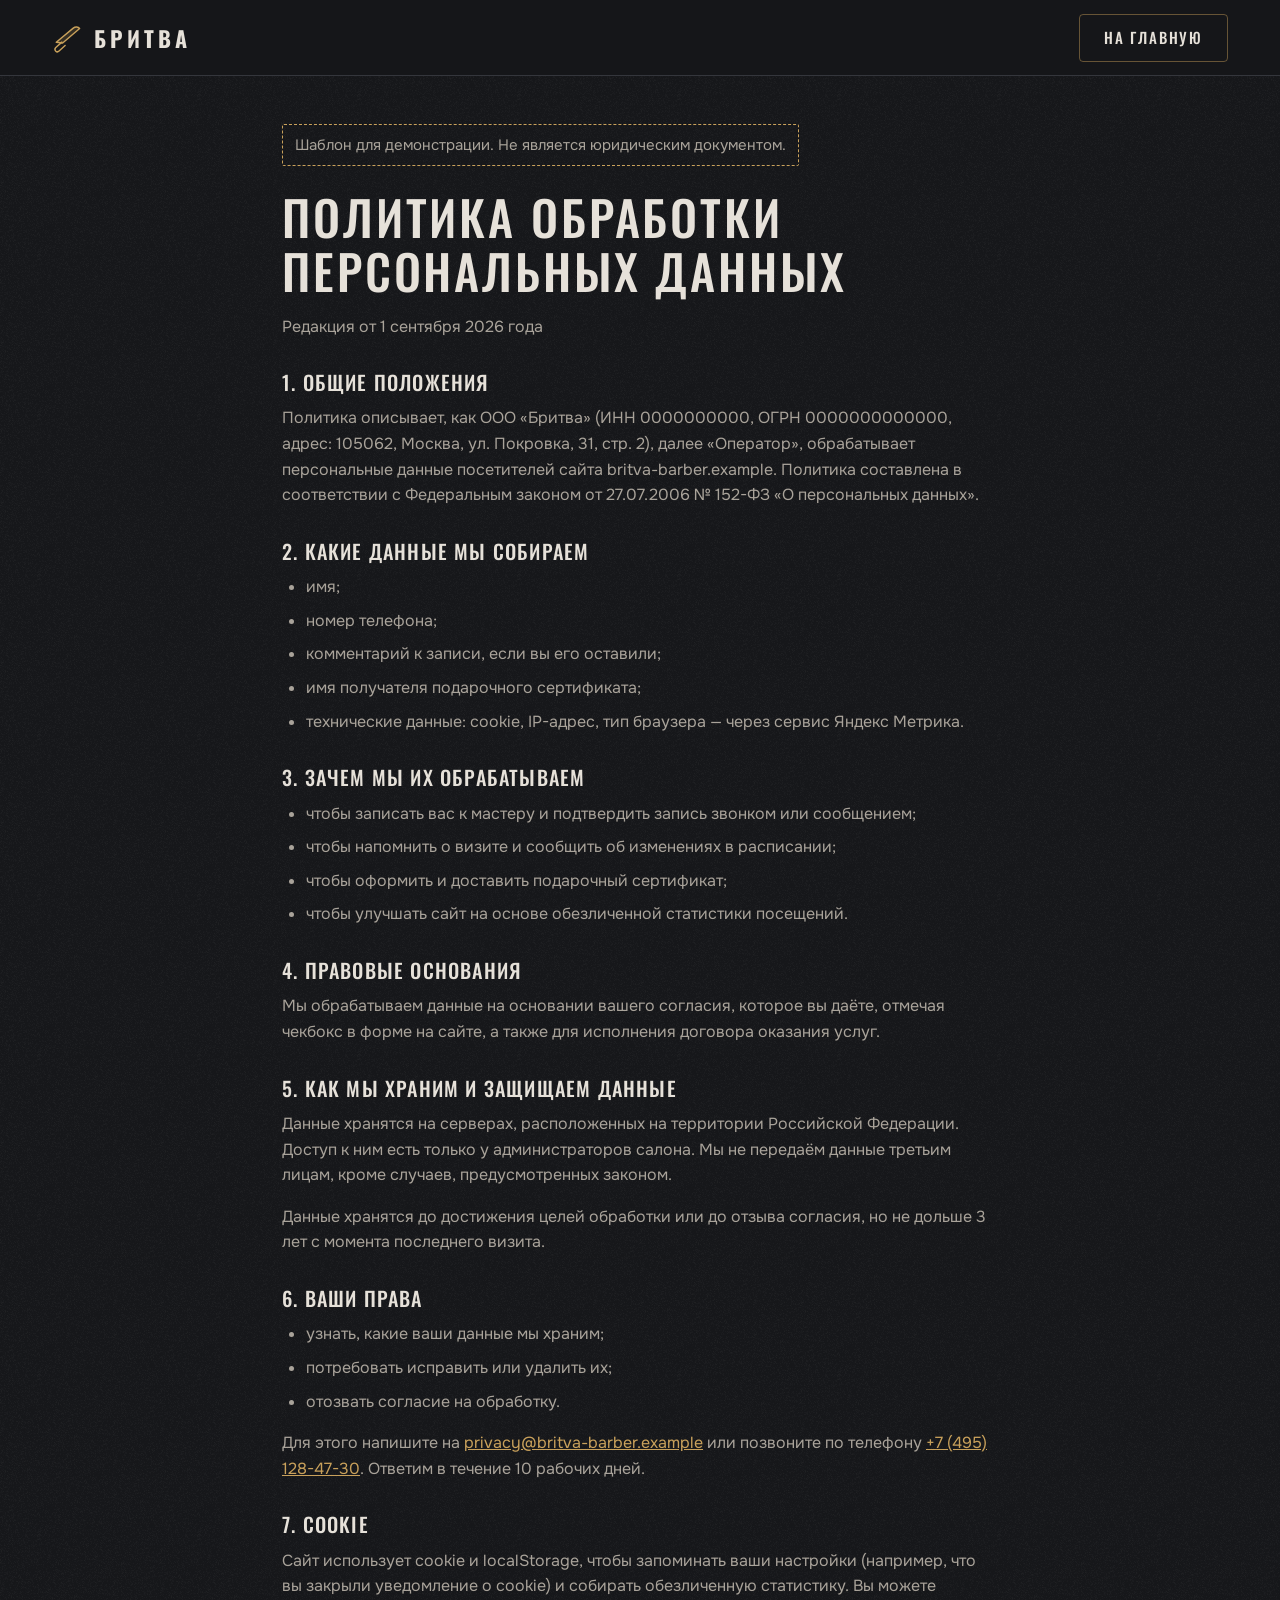
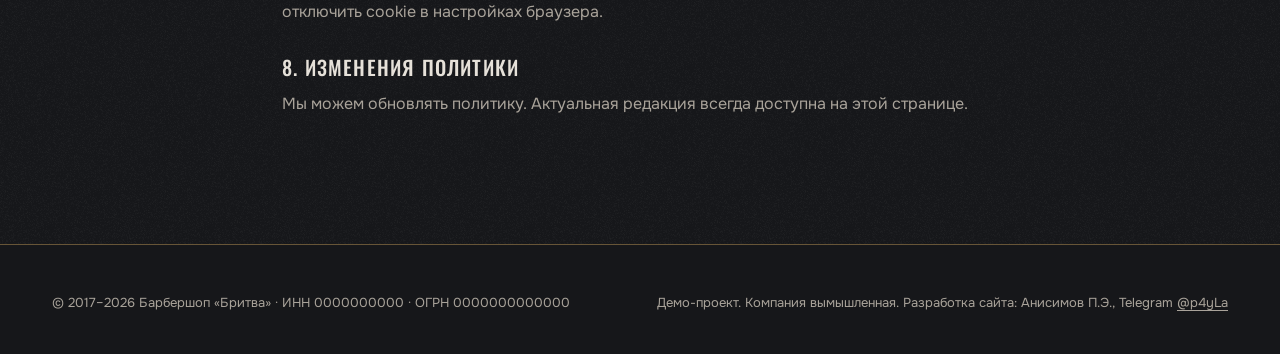
<file: privacy.html>
<!doctype html>
<html lang="ru">
<head>
  <meta charset="utf-8">
  <meta name="viewport" content="width=device-width, initial-scale=1">
  <title>Политика обработки персональных данных — барбершоп «Бритва»</title>
  <meta name="description" content="Как барбершоп «Бритва» собирает, хранит и защищает персональные данные клиентов в соответствии с 152-ФЗ.">
  <link rel="canonical" href="https://p4yla.github.io/britva-barbershop/privacy.html">
  <meta name="theme-color" content="#16171a">
  <link rel="icon" href="img/favicon.svg" type="image/svg+xml">
  <link rel="stylesheet" href="css/style.css">
</head>
<body>
  <a class="skip-link" href="#main">Перейти к содержанию</a>
  <header class="header is-scrolled">
    <div class="container header__inner">
      <a class="logo" href="index.html" aria-label="Бритва — на главную">
        <svg viewBox="0 0 48 48" aria-hidden="true" fill="none" stroke="currentColor" stroke-width="2" stroke-linejoin="round" stroke-linecap="round"><path d="M6 30 L30 10 c3-2.4 7-2 9 .6 l-24 20.4 z" fill="currentColor" fill-opacity=".18"/><path d="M18.5 34.5 L10 42.5 c-1.4 1.3-3.6 1.2-4.9-.2 -1.2-1.4-1.1-3.5.3-4.8 L14 29.8"/></svg>
        <span>БРИТВА</span>
      </a>
      <a class="btn btn--ghost" href="index.html" style="margin-left:auto">На главную</a>
    </div>
  </header>

  <main id="main" class="page grain">
    <article class="container doc">
      <p class="doc-badge">Шаблон для демонстрации. Не является юридическим документом.</p>
      <h1>Политика обработки персональных данных</h1>
      <p>Редакция от 1 сентября 2026 года</p>

      <h2>1. Общие положения</h2>
      <p>Политика описывает, как ООО «Бритва» (ИНН 0000000000, ОГРН 0000000000000, адрес: 105062, Москва, ул. Покровка, 31, стр. 2), далее «Оператор», обрабатывает персональные данные посетителей сайта britva-barber.example. Политика составлена в соответствии с Федеральным законом от 27.07.2006 № 152-ФЗ «О персональных данных».</p>

      <h2>2. Какие данные мы собираем</h2>
      <ul>
        <li>имя;</li>
        <li>номер телефона;</li>
        <li>комментарий к записи, если вы его оставили;</li>
        <li>имя получателя подарочного сертификата;</li>
        <li>технические данные: cookie, IP-адрес, тип браузера — через сервис Яндекс Метрика.</li>
      </ul>

      <h2>3. Зачем мы их обрабатываем</h2>
      <ul>
        <li>чтобы записать вас к мастеру и подтвердить запись звонком или сообщением;</li>
        <li>чтобы напомнить о визите и сообщить об изменениях в расписании;</li>
        <li>чтобы оформить и доставить подарочный сертификат;</li>
        <li>чтобы улучшать сайт на основе обезличенной статистики посещений.</li>
      </ul>

      <h2>4. Правовые основания</h2>
      <p>Мы обрабатываем данные на основании вашего согласия, которое вы даёте, отмечая чекбокс в форме на сайте, а также для исполнения договора оказания услуг.</p>

      <h2>5. Как мы храним и защищаем данные</h2>
      <p>Данные хранятся на серверах, расположенных на территории Российской Федерации. Доступ к ним есть только у администраторов салона. Мы не передаём данные третьим лицам, кроме случаев, предусмотренных законом.</p>
      <p>Данные хранятся до достижения целей обработки или до отзыва согласия, но не дольше 3 лет с момента последнего визита.</p>

      <h2>6. Ваши права</h2>
      <ul>
        <li>узнать, какие ваши данные мы храним;</li>
        <li>потребовать исправить или удалить их;</li>
        <li>отозвать согласие на обработку.</li>
      </ul>
      <p>Для этого напишите на <a href="mailto:privacy@britva-barber.example">privacy@britva-barber.example</a> или позвоните по телефону <a href="tel:+74951284730">+7 (495) 128-47-30</a>. Ответим в течение 10 рабочих дней.</p>

      <h2>7. Cookie</h2>
      <p>Сайт использует cookie и localStorage, чтобы запоминать ваши настройки (например, что вы закрыли уведомление о cookie) и собирать обезличенную статистику. Вы можете отключить cookie в настройках браузера.</p>

      <h2>8. Изменения политики</h2>
      <p>Мы можем обновлять политику. Актуальная редакция всегда доступна на этой странице.</p>
    </article>
  </main>

  <footer class="footer" style="padding-bottom:2rem">
    <div class="container footer__bottom" style="margin-top:0;border:0;padding-top:0">
      <p>© 2017–2026 Барбершоп «Бритва» · ИНН 0000000000 · ОГРН 0000000000000</p>
      <p>Демо-проект. Компания вымышленная. Разработка сайта: Анисимов П.Э., Telegram <a href="https://t.me/p4yLa" target="_blank" rel="noopener">@p4yLa</a></p>
    </div>
  </footer>
</body>
</html>
</file>
<file: css/style.css>
/* =========================================================
   Барбершоп «Бритва» — стили
   Mobile-first: базовые стили для телефона,
   дальше @media (min-width) расширяют для больших экранов.
   ========================================================= */

/* ---------- 1. Переменные ---------- */
:root {
  /* Цвета */
  --c-bg: #16171a;            /* графит — основной фон */
  --c-bg-2: #1f2024;          /* карточки на тёмном */
  --c-bg-3: #26282d;          /* поля ввода, ховеры */
  --c-line: #34363c;          /* тонкие разделители */
  --c-text: #e6e1d9;          /* тёплый светло-серый */
  --c-text-2: #a9a39a;        /* второстепенный текст */
  --c-brass: #c9a15b;         /* латунь — только кнопки, цены, активное */
  --c-brass-hover: #ddb877;
  --c-brass-line: rgba(201, 161, 91, 0.45);
  --c-on-brass: #16171a;
  --c-light: #efebe4;         /* светлая секция (прайс) */
  --c-light-2: #e4ded4;
  --c-light-text: #1c1c1e;
  --c-light-text-2: #55504a;
  --c-light-brass: #7a5c24;   /* латунь для светлого фона: 5.2:1 на #efebe4, 4.6:1 на #e4ded4 (WCAG AA) */
  --c-error: #f08a82;
  --c-success: #9cc79a;

  /* Шрифты */
  --f-head: "Oswald", "Arial Narrow", Arial, sans-serif;
  --f-body: "Onest", "Segoe UI", Roboto, Arial, sans-serif;

  /* Размеры текста (clamp = плавно растут с шириной экрана) */
  --fs-xs: 0.8125rem;
  --fs-s: 0.9375rem;
  --fs-m: 1rem;
  --fs-l: 1.125rem;
  --fs-h3: 1.25rem;
  --fs-h2: clamp(1.75rem, 1.2rem + 2.4vw, 3rem);
  --fs-h1: clamp(2.125rem, 1.3rem + 4vw, 4.5rem);
  --lh: 1.6;
  --ls-head: 0.06em;

  /* Отступы */
  --sp-1: 0.25rem;
  --sp-2: 0.5rem;
  --sp-3: 0.75rem;
  --sp-4: 1rem;
  --sp-5: 1.5rem;
  --sp-6: 2rem;
  --sp-7: 3rem;
  --sp-8: 4rem;
  --section-y: clamp(4rem, 3rem + 5vw, 7.5rem);
  --gutter: 1rem;
  --container: 1240px;

  /* Скругления — сдержанные, «мужские» */
  --r-s: 2px;
  --r-m: 4px;
  --r-l: 8px;

  /* Прочее */
  --header-h: 64px;
  --ease: cubic-bezier(0.2, 0.7, 0.2, 1);
  --t: 0.25s;
  --shadow: 0 20px 50px rgba(0, 0, 0, 0.45);
  --focus: 0 0 0 3px var(--c-bg), 0 0 0 5px var(--c-brass);
  /* Зерно: крошечный SVG-шум, ~1 КБ вместо картинки */
  --grain: url("../img/grain.webp");
}

@media (min-width: 768px) {
  :root { --gutter: 2rem; --header-h: 76px; }
}

/* ---------- 2. Шрифты (свои файлы, без Google Fonts) ----------
   Один вариативный файл на гарнитуру: внутри все нужные толщины (Oswald 500–700, Onest 400–500).
   Оставлены только символы сайта: латиница, кириллица, цифры, знаки «» — № ₽ и т. п.
   Как пересобрать — см. README, раздел «Шрифты». */
@font-face { font-family: "Oswald"; font-weight: 500 700; font-display: swap; src: url("../fonts/oswald.woff2") format("woff2"); }
@font-face { font-family: "Onest"; font-weight: 400 500; font-display: swap; src: url("../fonts/onest.woff2") format("woff2"); }

/* ---------- 3. База ---------- */
*, *::before, *::after { box-sizing: border-box; }
[hidden] { display: none !important; } /* иначе display у классов перебивает атрибут hidden */
html { -webkit-text-size-adjust: 100%; scroll-behavior: smooth; scroll-padding-top: calc(var(--header-h) + 8px); }
body {
  margin: 0;
  background: var(--c-bg);
  color: var(--c-text);
  font: 400 var(--fs-m)/var(--lh) var(--f-body);
  overflow-x: hidden;
  -webkit-font-smoothing: antialiased;
}
img, svg { display: block; max-width: 100%; }
img { height: auto; }
a { color: inherit; }
button, input, select, textarea { font: inherit; color: inherit; }
button { cursor: pointer; }
h1, h2, h3, h4 {
  margin: 0;
  font-family: var(--f-head);
  font-weight: 500;
  text-transform: uppercase;
  letter-spacing: var(--ls-head);
  line-height: 1.12;
}
p { margin: 0 0 var(--sp-4); }
ul, ol { margin: 0; padding: 0; list-style: none; }
:focus-visible { outline: none; box-shadow: var(--focus); border-radius: var(--r-s); }
.visually-hidden {
  position: absolute !important; width: 1px; height: 1px; padding: 0; margin: -1px;
  overflow: hidden; clip: rect(0 0 0 0); white-space: nowrap; border: 0;
}
.skip-link {
  position: absolute; left: var(--sp-4); top: -100px; z-index: 200;
  padding: var(--sp-3) var(--sp-4); background: var(--c-brass); color: var(--c-on-brass);
  font-weight: 500; text-decoration: none;
}
.skip-link:focus { top: var(--sp-4); }

.container { width: 100%; max-width: var(--container); margin-inline: auto; padding-inline: var(--gutter); }

/* Зернистость на тёмных секциях */
.grain { position: relative; isolation: isolate; }
.grain::before {
  content: ""; position: absolute; inset: 0; z-index: -1; pointer-events: none;
  background-image: var(--grain); opacity: 0.045;
}

.section { padding-block: var(--section-y); }
.section--alt { background: #1a1b1f; }
.section--light { background: var(--c-light); color: var(--c-light-text); }

/* Заголовок секции с латунной линией */
.section-head { margin-bottom: var(--sp-7); max-width: 720px; }
.eyebrow {
  display: flex; align-items: center; gap: var(--sp-3);
  margin-bottom: var(--sp-4);
  font: 500 var(--fs-xs)/1 var(--f-head); letter-spacing: 0.22em; text-transform: uppercase;
  color: var(--c-brass);
}
.eyebrow::before { content: ""; width: 40px; height: 1px; background: currentColor; }
.section--light .eyebrow { color: var(--c-light-brass); }
.section-title { font-size: var(--fs-h2); }
.section-lead { margin-top: var(--sp-4); color: var(--c-text-2); font-size: var(--fs-l); }
.section--light .section-lead { color: var(--c-light-text-2); }

/* ---------- 4. Кнопки ---------- */
.btn {
  display: inline-flex; align-items: center; justify-content: center; gap: var(--sp-2);
  min-height: 48px; padding: 0 var(--sp-5);
  border: 1px solid transparent; border-radius: var(--r-m);
  font: 500 var(--fs-s)/1 var(--f-head); letter-spacing: 0.12em; text-transform: uppercase;
  text-decoration: none; white-space: nowrap;
  transition: background var(--t), color var(--t), border-color var(--t), transform var(--t);
}
.btn svg { width: 18px; height: 18px; flex: none; }
.btn--primary { background: var(--c-brass); color: var(--c-on-brass); }
.btn--primary:hover { background: var(--c-brass-hover); }
.btn--primary:active { transform: translateY(1px); }
.btn--ghost { border-color: var(--c-brass-line); color: var(--c-text); background: transparent; }
.btn--ghost:hover { border-color: var(--c-brass); color: var(--c-brass); }
.btn--link { min-height: 44px; padding: 0; background: none; border: 0; color: var(--c-text-2); }
.btn--link:hover { color: var(--c-brass); }
.btn--block { width: 100%; }
.btn[disabled] { opacity: 0.4; cursor: not-allowed; }

/* ---------- 5. Шапка ---------- */
.header {
  position: sticky; top: 0; z-index: 50;
  height: var(--header-h);
  background: rgba(22, 23, 26, 0.72);
  backdrop-filter: blur(10px); -webkit-backdrop-filter: blur(10px);
  border-bottom: 1px solid transparent;
  transition: background var(--t), border-color var(--t);
}
.header.is-scrolled { background: rgba(22, 23, 26, 0.96); border-color: var(--c-line); }
.header__inner { display: flex; align-items: center; gap: var(--sp-4); height: 100%; }
.logo { display: inline-flex; align-items: center; gap: var(--sp-2); text-decoration: none; color: var(--c-text); }
.logo svg { width: 34px; height: 34px; color: var(--c-brass); }
.logo span { font: 700 1.375rem/1 var(--f-head); letter-spacing: 0.18em; }
.nav { display: none; }
.header__phone { display: none; }
.header__cta { display: none; }
.burger {
  margin-left: auto; width: 44px; height: 44px; display: grid; place-items: center;
  background: none; border: 1px solid var(--c-line); border-radius: var(--r-m);
}
.burger span, .burger span::before, .burger span::after {
  display: block; width: 20px; height: 2px; background: var(--c-text); position: relative;
  transition: transform var(--t), background var(--t);
}
.burger span::before, .burger span::after { content: ""; position: absolute; left: 0; }
.burger span::before { top: -6px; }
.burger span::after { top: 6px; }
.burger[aria-expanded="true"] span { background: transparent; }
.burger[aria-expanded="true"] span::before { transform: translateY(6px) rotate(45deg); }
.burger[aria-expanded="true"] span::after { transform: translateY(-6px) rotate(-45deg); }

/* Мобильное меню */
.mobile-menu {
  position: fixed; inset: var(--header-h) 0 0; z-index: 49;
  display: flex; flex-direction: column; gap: var(--sp-6);
  padding: var(--sp-6) var(--gutter);
  background: var(--c-bg);
  overflow-y: auto;
}
.mobile-menu[hidden] { display: none; }
.mobile-menu ul { display: grid; gap: var(--sp-1); }
.mobile-menu a:not(.btn) {
  display: block; padding: var(--sp-3) 0; text-decoration: none;
  font: 500 1.5rem/1.2 var(--f-head); letter-spacing: var(--ls-head); text-transform: uppercase;
  border-bottom: 1px solid var(--c-line);
}
.mobile-menu__phone { font: 500 var(--fs-h3)/1 var(--f-head) !important; border: 0 !important; color: var(--c-brass); letter-spacing: 0.04em !important; }
body.menu-open { overflow: hidden; }

@media (min-width: 1100px) {
  .burger, .mobile-menu { display: none !important; }
  .nav { display: block; margin-left: auto; }
  .nav ul { display: flex; gap: var(--sp-5); }
  .nav a {
    position: relative; padding: var(--sp-2) 0; text-decoration: none;
    font: 500 var(--fs-s)/1 var(--f-head); letter-spacing: 0.1em; text-transform: uppercase;
    color: var(--c-text-2); transition: color var(--t);
  }
  .nav a::after {
    content: ""; position: absolute; left: 0; right: 0; bottom: -2px; height: 1px;
    background: var(--c-brass); transform: scaleX(0); transform-origin: left; transition: transform var(--t) var(--ease);
  }
  .nav a:hover, .nav a.is-active { color: var(--c-text); }
  .nav a:hover::after, .nav a.is-active::after { transform: scaleX(1); }
  .header__phone {
    display: block; margin-left: var(--sp-5); text-decoration: none; white-space: nowrap;
    font: 500 var(--fs-m)/1 var(--f-head); letter-spacing: 0.04em;
  }
  .header__phone:hover { color: var(--c-brass); }
  .header__cta { display: inline-flex; min-height: 44px; }
}

/* ---------- 6. Первый экран ---------- */
.hero {
  position: relative; isolation: isolate;
  min-height: calc(100svh - var(--header-h));
  display: flex; align-items: flex-end;
  padding-block: var(--sp-8) var(--sp-7);
  margin-top: calc(var(--header-h) * -1);
  padding-top: calc(var(--header-h) + var(--sp-8));
}
.hero__media { position: absolute; inset: 0; z-index: -2; }
.hero__media img { width: 100%; height: 100%; object-fit: cover; object-position: 60% 30%; }
.hero::after {
  content: ""; position: absolute; inset: 0; z-index: -1;
  background:
    linear-gradient(180deg, rgba(22,23,26,.55) 0%, rgba(22,23,26,.35) 35%, rgba(22,23,26,.92) 78%, var(--c-bg) 100%);
}
.hero__content { max-width: 760px; }
.hero__badge {
  display: inline-flex; align-items: center; gap: var(--sp-2);
  margin-bottom: var(--sp-5); padding: var(--sp-2) var(--sp-3);
  border: 1px solid var(--c-brass-line); border-radius: var(--r-s);
  font: 500 var(--fs-xs)/1 var(--f-head); letter-spacing: 0.16em; text-transform: uppercase;
  background: rgba(22, 23, 26, 0.6);
}
.hero__badge b { color: var(--c-brass); font-weight: 700; font-size: 0.95rem; letter-spacing: 0.04em; }
.hero__title { font-size: var(--fs-h1); font-weight: 700; line-height: 1.04; }
.hero__lead { margin: var(--sp-5) 0 var(--sp-6); max-width: 560px; font-size: var(--fs-l); color: var(--c-text); }
.hero__actions { display: flex; flex-wrap: wrap; gap: var(--sp-3); }
.hero__actions .btn { flex: 1 1 200px; }
.hero__facts {
  display: grid; grid-template-columns: repeat(3, 1fr); gap: var(--sp-4);
  margin-top: var(--sp-7); padding-top: var(--sp-5);
  border-top: 1px solid var(--c-brass-line);
}
.hero__facts dt { order: 2; font-size: var(--fs-xs); color: var(--c-text-2); line-height: 1.35; }
.hero__facts dd { margin: 0 0 var(--sp-1); font: 500 clamp(1.5rem, 1rem + 2vw, 2.25rem)/1 var(--f-head); }
.hero__facts div { display: flex; flex-direction: column; }
@media (min-width: 768px) {
  .hero { align-items: center; }
  .hero__actions .btn { flex: 0 0 auto; }
  .hero::after { background: linear-gradient(90deg, rgba(22,23,26,.94) 0%, rgba(22,23,26,.75) 45%, rgba(22,23,26,.2) 100%), linear-gradient(180deg, transparent 70%, var(--c-bg) 100%); }
}

/* ---------- 7. Услуги и цены (светлая секция) ---------- */
.level-switch {
  display: grid; grid-template-columns: repeat(3, 1fr);
  margin-bottom: var(--sp-5); padding: 4px;
  background: var(--c-light-2); border-radius: var(--r-m);
}
.level-switch button {
  min-height: 44px; padding: var(--sp-2);
  border: 0; border-radius: var(--r-s); background: transparent; color: var(--c-light-text-2);
  font: 500 var(--fs-xs)/1.15 var(--f-head); letter-spacing: 0.08em; text-transform: uppercase;
  transition: background var(--t), color var(--t);
}
.level-switch button[aria-pressed="true"] { background: var(--c-light-text); color: var(--c-light); }
.level-switch button:not([aria-pressed="true"]):hover { color: var(--c-light-text); }
.level-switch button:focus-visible { box-shadow: 0 0 0 2px var(--c-light-2), 0 0 0 4px var(--c-light-brass); }
.level-note { margin-bottom: var(--sp-5); font-size: var(--fs-s); color: var(--c-light-text-2); min-height: 3em; }

.price-table { width: 100%; border-collapse: collapse; }
.price-table caption { text-align: left; }
.price-table thead { display: none; }
.price-table tr {
  display: grid; grid-template-columns: 1fr auto; gap: var(--sp-1) var(--sp-4);
  padding: var(--sp-4) 0; border-bottom: 1px solid rgba(28, 28, 30, 0.14);
}
.price-table th[scope="row"] { text-align: left; font-weight: 500; }
.price-table th[scope="row"] b {
  display: block; font: 500 var(--fs-l)/1.25 var(--f-head); letter-spacing: 0.04em; text-transform: uppercase;
}
.price-table th[scope="row"] small { display: block; margin-top: var(--sp-1); font-size: var(--fs-s); font-weight: 400; color: var(--c-light-text-2); }
.price-table td { padding: 0; }
.price-table .td-time { grid-column: 1; grid-row: 2; font-size: var(--fs-s); color: var(--c-light-text-2); display: flex; align-items: center; gap: 6px; }
.price-table .td-time svg { width: 14px; height: 14px; }
.price-table .td-price {
  grid-column: 2; grid-row: 1 / span 2; align-self: center; text-align: right; white-space: nowrap;
  font: 500 var(--fs-h3)/1 var(--f-head); color: var(--c-light-brass);
  transition: opacity 0.2s;
}
.price-table.is-changing .td-price { opacity: 0; }
.price-footnote { margin-top: var(--sp-5); font-size: var(--fs-s); color: var(--c-light-text-2); }
.price-cta { margin-top: var(--sp-6); display: flex; flex-wrap: wrap; align-items: center; gap: var(--sp-4); }
.section--light .btn--primary { background: var(--c-light-text); color: var(--c-light); }
.section--light .btn--primary:hover { background: #000; }

@media (min-width: 768px) {
  .price-layout { display: grid; grid-template-columns: 1fr 1.6fr; gap: var(--sp-8); align-items: start; }
  .price-layout .section-head { position: sticky; top: calc(var(--header-h) + var(--sp-6)); }
  .price-table thead { display: table-header-group; }
  .price-table thead th {
    padding-bottom: var(--sp-3); text-align: left;
    font: 500 var(--fs-xs)/1 var(--f-head); letter-spacing: 0.16em; text-transform: uppercase; color: var(--c-light-text-2);
    border-bottom: 1px solid var(--c-light-text);
  }
  .price-table thead th:last-child { text-align: right; }
  .price-table tr { display: table-row; }
  .price-table th[scope="row"], .price-table td { padding: var(--sp-5) 0; border-bottom: 1px solid rgba(28,28,30,.14); vertical-align: middle; }
  .price-table .td-time { display: table-cell; width: 120px; padding-inline: var(--sp-4); white-space: nowrap; }
  .price-table .td-time svg { display: inline-block; vertical-align: -2px; margin-right: 4px; }
  .price-table .td-price { display: table-cell; }
}

/* ---------- 8. Мастера ---------- */
.masters { display: grid; gap: var(--sp-5); }
/* На узком телефоне — горизонтальная лента: виден край следующей карточки, листается пальцем */
@media (max-width: 559px) {
  .masters {
    display: flex; gap: var(--sp-3);
    overflow-x: auto; scroll-snap-type: x mandatory; overscroll-behavior-x: contain;
    margin-inline: calc(var(--gutter) * -1); padding: 4px var(--gutter) var(--sp-3);
    scroll-padding-inline: var(--gutter); scrollbar-width: none;
  }
  .masters::-webkit-scrollbar { display: none; }
  .master { flex: 0 0 82%; scroll-snap-align: start; }
}
.master {
  display: flex; flex-direction: column;
  background: var(--c-bg-2); border: 1px solid var(--c-line); border-radius: var(--r-m);
  overflow: hidden; transition: border-color var(--t);
}
.master:hover { border-color: var(--c-brass-line); }
.master__photo { position: relative; aspect-ratio: 4 / 5; overflow: hidden; background: var(--c-bg-3); }
.master__photo img {
  width: 100%; height: 100%; object-fit: cover;
  filter: grayscale(1) contrast(1.05);
  transition: filter 0.6s var(--ease), transform 0.8s var(--ease);
}
.master:hover .master__photo img, .master:focus-within .master__photo img { filter: grayscale(0); transform: scale(1.03); }
/* На телефоне наведения нет: фото «оживает» в цвет, когда карточка появилась на экране */
@media (hover: none) { .master.is-visible .master__photo img { filter: grayscale(0); transition-delay: .5s; } }
.master__level {
  position: absolute; left: var(--sp-3); top: var(--sp-3);
  padding: 6px 10px; background: rgba(22,23,26,.85); border: 1px solid var(--c-brass-line); border-radius: var(--r-s);
  font: 500 var(--fs-xs)/1 var(--f-head); letter-spacing: 0.14em; text-transform: uppercase; color: var(--c-brass);
}
.master__body { display: flex; flex-direction: column; flex: 1; padding: var(--sp-5); }
.master__name { font-size: var(--fs-h3); }
.master__exp { margin: var(--sp-1) 0 var(--sp-3); font-size: var(--fs-s); color: var(--c-text-2); }
.master__spec { flex: 1; font-size: var(--fs-s); }
.master .btn { margin-top: var(--sp-3); }
@media (min-width: 560px) { .masters { grid-template-columns: repeat(2, 1fr); } }
@media (min-width: 1024px) {
  .masters { grid-template-columns: repeat(6, 1fr); }
  .master { grid-column: span 2; }
  .master:nth-child(4) { grid-column: 2 / span 2; }
}
@media (min-width: 1360px) {
  .masters { grid-template-columns: repeat(5, 1fr); gap: var(--sp-4); }
  .master, .master:nth-child(4) { grid-column: auto; }
  .master__body { padding: var(--sp-4); }
}

/* ---------- 9. Работы ---------- */
.filters { display: flex; flex-wrap: wrap; gap: var(--sp-2); margin-bottom: var(--sp-6); }
.filters button {
  min-height: 44px; padding: 0 var(--sp-4);
  background: transparent; border: 1px solid var(--c-line); border-radius: 999px; color: var(--c-text-2);
  font: 500 var(--fs-xs)/1 var(--f-head); letter-spacing: 0.14em; text-transform: uppercase;
  transition: all var(--t);
}
.filters button:hover { color: var(--c-text); border-color: var(--c-text-2); }
.filters button[aria-pressed="true"] { background: var(--c-brass); border-color: var(--c-brass); color: var(--c-on-brass); }
.gallery { display: grid; grid-template-columns: repeat(2, 1fr); gap: var(--sp-2); }
.gallery__item { position: relative; margin: 0; overflow: hidden; border-radius: var(--r-s); background: var(--c-bg-3); aspect-ratio: 1; }
.gallery__item[hidden] { display: none; }
@media (max-width: 767px) { .gallery__item.is-wide { grid-column: span 2; aspect-ratio: 2 / 1; } }
.gallery__item img { width: 100%; height: 100%; object-fit: cover; transition: transform 0.8s var(--ease); }
.gallery__item:hover img { transform: scale(1.04); }
.gallery__item figcaption {
  position: absolute; inset: auto 0 0; padding: var(--sp-6) var(--sp-3) var(--sp-3);
  background: linear-gradient(transparent, rgba(0,0,0,.8));
  font-size: var(--fs-xs); line-height: 1.35;
}
.gallery__item figcaption b { display: block; font: 500 var(--fs-s)/1.2 var(--f-head); letter-spacing: 0.06em; text-transform: uppercase; }
@media (min-width: 768px) { .gallery { grid-template-columns: repeat(3, 1fr); gap: var(--sp-4); } .gallery__item figcaption { font-size: var(--fs-s); } }

/* ---------- 10. Онлайн-запись ---------- */
.booking-wrap { display: grid; gap: var(--sp-6); }
.booking-wrap > *, .cert-layout > *, .contacts > * { min-width: 0; } /* элемент сетки не должен растягиваться по содержимому */
.booking {
  background: var(--c-bg-2); border: 1px solid var(--c-line); border-radius: var(--r-l);
  padding: var(--sp-5) var(--sp-4);
}
.progress { margin-bottom: var(--sp-6); }
.progress ol { display: grid; grid-template-columns: repeat(4, 1fr); gap: var(--sp-2); counter-reset: step; }
.progress li {
  counter-increment: step;
  padding-top: var(--sp-3); border-top: 2px solid var(--c-line);
  font: 500 0.6875rem/1.2 var(--f-head); letter-spacing: 0.08em; text-transform: uppercase; color: var(--c-text-2);
  transition: border-color var(--t), color var(--t);
}
.progress li::before { content: "0" counter(step); display: block; margin-bottom: 4px; font-size: var(--fs-s); }
.progress li.is-done { border-color: var(--c-brass-line); }
.progress li.is-current { border-color: var(--c-brass); color: var(--c-text); }
.progress li.is-current::before { color: var(--c-brass); }

.step { border: 0; margin: 0; padding: 0; min-width: 0; }
.step[hidden] { display: none; }
.step__title { margin-bottom: var(--sp-5); padding: 0; font: 500 var(--fs-h3)/1.2 var(--f-head); letter-spacing: var(--ls-head); text-transform: uppercase; }

/* Карточки выбора (услуги / мастера) */
.choice-list { display: grid; gap: var(--sp-2); }
.choice { position: relative; display: block; cursor: pointer; }
.choice input { position: absolute; opacity: 0; width: 1px; height: 1px; }
.choice__box {
  display: flex; align-items: center; gap: var(--sp-3);
  min-height: 60px; padding: var(--sp-3) var(--sp-4);
  background: var(--c-bg); border: 1px solid var(--c-line); border-radius: var(--r-m);
  transition: border-color var(--t), background var(--t);
}
.choice:hover .choice__box { border-color: var(--c-text-2); }
.choice input:checked + .choice__box { border-color: var(--c-brass); background: rgba(201,161,91,.07); }
.choice input:focus-visible + .choice__box { box-shadow: var(--focus); }
.choice__mark {
  flex: none; width: 22px; height: 22px; display: grid; place-items: center;
  border: 1px solid var(--c-text-2); border-radius: var(--r-s); transition: all var(--t);
}
.choice input[type="radio"] + .choice__box .choice__mark { border-radius: 50%; }
.choice__mark svg { width: 14px; height: 14px; opacity: 0; color: var(--c-on-brass); }
.choice input:checked + .choice__box .choice__mark { background: var(--c-brass); border-color: var(--c-brass); }
.choice input:checked + .choice__box .choice__mark svg { opacity: 1; }
.choice__text { flex: 1; min-width: 0; }
.choice__text b { display: block; font-weight: 500; }
.choice__text small { color: var(--c-text-2); font-size: var(--fs-xs); }
.choice__price { flex: none; font: 500 var(--fs-m)/1 var(--f-head); color: var(--c-brass); white-space: nowrap; }
.choice__avatar { flex: none; width: 48px; height: 48px; border-radius: 50%; object-fit: cover; filter: grayscale(1); }
.choice input:checked + .choice__box .choice__avatar { filter: none; }
.choice__avatar--any { display: grid; place-items: center; background: var(--c-bg-3); color: var(--c-brass); }
.choice__avatar--any svg { width: 24px; height: 24px; }

/* Даты и слоты */
.dates {
  display: flex; gap: var(--sp-2); overflow-x: auto; scroll-snap-type: x mandatory;
  margin: 0 calc(var(--sp-4) * -1) var(--sp-5); padding: 4px var(--sp-4) var(--sp-2);
  scrollbar-width: thin;
}
.date-btn {
  flex: none; scroll-snap-align: start;
  width: 64px; padding: var(--sp-2) 0;
  display: flex; flex-direction: column; align-items: center; gap: 2px;
  background: var(--c-bg); border: 1px solid var(--c-line); border-radius: var(--r-m);
  font-size: var(--fs-xs); color: var(--c-text-2); transition: all var(--t);
}
.date-btn b { font: 500 1.375rem/1.1 var(--f-head); color: var(--c-text); }
.date-btn:hover { border-color: var(--c-text-2); }
.date-btn[aria-pressed="true"] { background: var(--c-brass); border-color: var(--c-brass); color: var(--c-on-brass); }
.date-btn[aria-pressed="true"] b { color: var(--c-on-brass); }
.date-btn.is-weekend span:first-child { color: var(--c-brass); }
.date-btn[aria-pressed="true"].is-weekend span:first-child { color: var(--c-on-brass); }
.slots-label { margin-bottom: var(--sp-3); font-size: var(--fs-s); color: var(--c-text-2); }
.slots { display: grid; grid-template-columns: repeat(auto-fill, minmax(76px, 1fr)); gap: var(--sp-2); }
.slot {
  min-height: 44px; background: var(--c-bg); border: 1px solid var(--c-line); border-radius: var(--r-m);
  font: 500 var(--fs-m)/1 var(--f-head); letter-spacing: 0.04em; transition: all var(--t);
}
.slot:hover:not([disabled]) { border-color: var(--c-brass); color: var(--c-brass); }
.slot[aria-pressed="true"] { background: var(--c-brass); border-color: var(--c-brass); color: var(--c-on-brass); }
.slot[disabled] { color: #6c6962; text-decoration: line-through; cursor: not-allowed; background: transparent; border-style: dashed; }
.slots-empty { grid-column: 1 / -1; color: var(--c-text-2); font-size: var(--fs-s); }

/* Навигация шагов */
.step-nav { display: flex; align-items: center; gap: var(--sp-3); margin-top: var(--sp-6); padding-top: var(--sp-5); border-top: 1px solid var(--c-line); }
.step-nav .btn--primary { margin-left: auto; }
.step-total { margin-left: auto; font: 500 var(--fs-l)/1 var(--f-head); color: var(--c-brass); white-space: nowrap; }
.step-total:empty { display: none; }
.step-total:not(:empty) ~ .btn--primary { margin-left: 0; }
@media (min-width: 1024px) { .step-total { display: none; } .step-total:not(:empty) ~ .btn--primary { margin-left: auto; } }
.step-error { margin-top: var(--sp-3); color: var(--c-error); font-size: var(--fs-s); min-height: 1.4em; }

/* Итог записи */
.summary {
  background: var(--c-bg-2); border: 1px solid var(--c-line); border-radius: var(--r-l);
  padding: var(--sp-5) var(--sp-4); align-self: start;
}
.summary__title { margin-bottom: var(--sp-4); font-size: var(--fs-h3); }
.summary dl { margin: 0; display: grid; gap: var(--sp-3); }
.summary dl div { display: grid; grid-template-columns: 110px 1fr; gap: var(--sp-3); font-size: var(--fs-s); }
.summary dt { color: var(--c-text-2); }
.summary dd { margin: 0; overflow-wrap: anywhere; }
.summary__total { display: flex; justify-content: space-between; align-items: baseline; gap: var(--sp-3); margin-top: var(--sp-5); padding-top: var(--sp-4); border-top: 1px solid var(--c-brass-line); }
.summary__total span { color: var(--c-text-2); font-size: var(--fs-s); }
.summary__total strong { font: 500 1.75rem/1 var(--f-head); color: var(--c-brass); }
.summary__note { margin: var(--sp-3) 0 0; font-size: var(--fs-xs); color: var(--c-text-2); }

@media (min-width: 768px) {
  .booking { padding: var(--sp-6); }
  .summary { padding: var(--sp-6); }
  .dates { margin-inline: 0; padding-inline: 4px; }
  .choice-list--2 { grid-template-columns: repeat(2, 1fr); }
}
@media (min-width: 1024px) {
  .booking-wrap { grid-template-columns: 1fr 360px; align-items: start; }
  .summary { position: sticky; top: calc(var(--header-h) + var(--sp-5)); }
}

/* ---------- 11. Поля форм ---------- */
.field { display: grid; gap: 6px; margin-bottom: var(--sp-4); }
.field label { font-size: var(--fs-s); font-weight: 500; }
.field label .req { color: var(--c-brass); }
.input {
  width: 100%; min-height: 50px; padding: var(--sp-3) var(--sp-4);
  background: var(--c-bg); border: 1px solid var(--c-line); border-radius: var(--r-m);
  font-size: 1rem; /* 16px — iOS не будет зумить поле */
  transition: border-color var(--t);
}
textarea.input { min-height: 96px; resize: vertical; }
.input::placeholder { color: #857f76; }
.input:hover { border-color: var(--c-text-2); }
.input:focus-visible { border-color: var(--c-brass); box-shadow: 0 0 0 3px rgba(201,161,91,.3); }
.field.is-invalid .input, .consent.is-invalid .consent__box { border-color: var(--c-error); }
.field.is-valid .input { border-color: rgba(156,199,154,.6); }
.field__error, .consent__error { font-size: var(--fs-xs); color: var(--c-error); min-height: 0; }
.field__error:empty, .consent__error:empty { display: none; }

.consent { display: grid; grid-template-columns: auto 1fr; gap: var(--sp-3); align-items: start; margin: var(--sp-4) 0; font-size: var(--fs-s); color: var(--c-text-2); cursor: pointer; }
.consent input { position: absolute; opacity: 0; width: 1px; height: 1px; }
.consent__box {
  width: 22px; height: 22px; margin-top: 1px; display: grid; place-items: center;
  border: 1px solid var(--c-text-2); border-radius: var(--r-s); transition: all var(--t);
}
.consent__box svg { width: 14px; height: 14px; opacity: 0; color: var(--c-on-brass); }
.consent input:checked + .consent__box { background: var(--c-brass); border-color: var(--c-brass); }
.consent input:checked + .consent__box svg { opacity: 1; }
.consent input:focus-visible + .consent__box { box-shadow: var(--focus); }
.consent a { color: var(--c-text); text-underline-offset: 3px; }
.consent a:hover { color: var(--c-brass); }
.consent__error { grid-column: 2; }

/* Экран успеха */
.success { text-align: center; padding: var(--sp-6) 0; }
.success[hidden] { display: none; }
.success__icon {
  width: 72px; height: 72px; margin: 0 auto var(--sp-5); display: grid; place-items: center;
  border: 1px solid var(--c-brass); border-radius: 50%; color: var(--c-brass);
}
.success__icon svg { width: 32px; height: 32px; }
.success h3 { font-size: var(--fs-h3); margin-bottom: var(--sp-3); }
.success p { color: var(--c-text-2); max-width: 440px; margin-inline: auto; }
.success__actions { display: flex; flex-wrap: wrap; justify-content: center; gap: var(--sp-3); margin-top: var(--sp-5); }

/* ---------- 12. Сертификат ---------- */
.cert-layout { display: grid; gap: var(--sp-6); }
.cert-card {
  position: relative; aspect-ratio: 1.6; max-width: 520px; width: 100%;
  padding: clamp(1rem, 4vw, 2rem);
  display: flex; flex-direction: column; justify-content: space-between;
  background:
    radial-gradient(120% 90% at 100% 0%, rgba(201,161,91,.22), transparent 55%),
    linear-gradient(135deg, #25262b 0%, #141518 100%);
  border: 1px solid var(--c-brass-line); border-radius: var(--r-l);
  box-shadow: var(--shadow); overflow: hidden;
}
.cert-card::before { content: ""; position: absolute; inset: 10px; border: 1px solid rgba(201,161,91,.25); border-radius: var(--r-m); pointer-events: none; }
.cert-card::after { content: ""; position: absolute; inset: 0; background-image: var(--grain); opacity: .06; pointer-events: none; }
.cert-card__top { display: flex; justify-content: space-between; align-items: flex-start; gap: var(--sp-3); }
.cert-card__logo { display: flex; align-items: center; gap: 6px; font: 700 clamp(.9rem, 3vw, 1.1rem)/1 var(--f-head); letter-spacing: .2em; }
.cert-card__logo svg { width: 24px; height: 24px; color: var(--c-brass); }
.cert-card__label { font: 500 clamp(.6rem, 2vw, .75rem)/1.3 var(--f-head); letter-spacing: .2em; text-transform: uppercase; color: var(--c-text-2); text-align: right; }
.cert-card__amount { font: 700 clamp(2rem, 9vw, 3.5rem)/1 var(--f-head); color: var(--c-brass); letter-spacing: .02em; }
.cert-card__to { font-size: clamp(.75rem, 2.4vw, .9375rem); color: var(--c-text-2); }
.cert-card__to b { display: block; font: 500 clamp(1rem, 3.6vw, 1.375rem)/1.2 var(--f-head); letter-spacing: .06em; text-transform: uppercase; color: var(--c-text); overflow-wrap: anywhere; }
.cert-card__bottom { display: flex; justify-content: space-between; align-items: flex-end; gap: var(--sp-3); }
.cert-card__num { font: 500 clamp(.6rem, 2vw, .75rem)/1 var(--f-head); letter-spacing: .14em; color: var(--c-text-2); white-space: nowrap; }
.cert-perks { margin-top: var(--sp-5); display: grid; gap: var(--sp-3); font-size: var(--fs-s); color: var(--c-text-2); }
.cert-perks li { display: flex; gap: var(--sp-3); }
.cert-perks svg { flex: none; width: 20px; height: 20px; color: var(--c-brass); }
.nominals { display: grid; grid-template-columns: repeat(3, 1fr); gap: var(--sp-2); margin-bottom: var(--sp-5); }
.nominals button {
  min-height: 52px; background: var(--c-bg); border: 1px solid var(--c-line); border-radius: var(--r-m);
  font: 500 var(--fs-l)/1 var(--f-head); letter-spacing: .02em; transition: all var(--t);
}
.nominals button:hover { border-color: var(--c-brass); }
.nominals button[aria-pressed="true"] { background: var(--c-brass); border-color: var(--c-brass); color: var(--c-on-brass); }
.form-label { display: block; margin-bottom: var(--sp-3); font-size: var(--fs-s); font-weight: 500; }
.cert-form { background: var(--c-bg-2); border: 1px solid var(--c-line); border-radius: var(--r-l); padding: var(--sp-5) var(--sp-4); }
@media (min-width: 768px) { .cert-form { padding: var(--sp-6); } }
@media (min-width: 1024px) { .cert-layout { grid-template-columns: 1fr 1fr; gap: var(--sp-8); align-items: start; } }

/* ---------- 13. Правила ---------- */
.rules { display: grid; gap: var(--sp-4); counter-reset: rule; }
.rule { position: relative; padding: var(--sp-5); border: 1px solid var(--c-line); border-radius: var(--r-m); background: var(--c-bg-2); }
.rule__icon { width: 44px; height: 44px; margin-bottom: var(--sp-4); color: var(--c-brass); }
.rule h3 { font-size: var(--fs-h3); margin-bottom: var(--sp-3); }
.rule p { margin: 0; color: var(--c-text-2); font-size: var(--fs-s); }
.rule::after { counter-increment: rule; content: "0" counter(rule); position: absolute; right: var(--sp-5); top: var(--sp-5); font: 500 var(--fs-s)/1 var(--f-head); color: var(--c-text-2); letter-spacing: .1em; }
@media (min-width: 768px) { .rules { grid-template-columns: repeat(3, 1fr); } .rule { padding: var(--sp-6); } }

/* ---------- 14. Отзывы ---------- */
.reviews { position: relative; }
.reviews__head { display: flex; flex-wrap: wrap; align-items: flex-end; justify-content: space-between; gap: var(--sp-5); margin-bottom: var(--sp-6); }
.reviews__head .section-head { margin-bottom: 0; }
.rating { display: flex; align-items: center; gap: var(--sp-3); }
.rating__num { font: 500 2.5rem/1 var(--f-head); color: var(--c-brass); }
.rating__meta { font-size: var(--fs-xs); color: var(--c-text-2); line-height: 1.4; }
.stars { display: flex; gap: 2px; color: var(--c-brass); }
.stars svg { width: 14px; height: 14px; }
.slider { overflow: hidden; touch-action: pan-y; }
.slider__track { display: flex; gap: var(--sp-4); transition: transform 0.5s var(--ease); will-change: transform; }
.slider.is-dragging .slider__track { transition: none; }
.review {
  flex: 0 0 100%; min-width: 0;
  display: flex; flex-direction: column; gap: var(--sp-4);
  padding: var(--sp-5); background: var(--c-bg-2); border: 1px solid var(--c-line); border-radius: var(--r-m);
  user-select: none;
}
.review blockquote { margin: 0; flex: 1; font-size: var(--fs-m); }
.review blockquote p { margin: 0; }
.review footer { display: flex; justify-content: space-between; align-items: center; gap: var(--sp-3); padding-top: var(--sp-4); border-top: 1px solid var(--c-line); font-size: var(--fs-s); }
.review footer b { font-weight: 500; display: block; }
.review footer span { color: var(--c-text-2); font-size: var(--fs-xs); }
.review__master { color: var(--c-text-2); font-size: var(--fs-xs); text-align: right; }
.slider__controls { display: flex; align-items: center; justify-content: space-between; gap: var(--sp-4); margin-top: var(--sp-5); }
.slider__dots { display: flex; flex-wrap: wrap; gap: 0; }
.slider__dots button { width: 28px; height: 44px; padding: 0; background: none; border: 0; display: grid; place-items: center; }
.slider__dots button::before { content: ""; width: 8px; height: 8px; border-radius: 50%; background: var(--c-line); transition: all var(--t); }
.slider__dots button[aria-current="true"]::before { background: var(--c-brass); width: 18px; border-radius: 4px; }
.slider__arrows { display: flex; gap: var(--sp-2); }
.slider__arrows button {
  width: 48px; height: 48px; display: grid; place-items: center;
  background: transparent; border: 1px solid var(--c-line); border-radius: 50%; transition: all var(--t);
}
.slider__arrows button:hover:not([disabled]) { border-color: var(--c-brass); color: var(--c-brass); }
.slider__arrows button[disabled] { opacity: .35; cursor: default; }
.slider__arrows svg { width: 20px; height: 20px; }
@media (min-width: 768px) { .review { flex-basis: calc((100% - var(--sp-4)) / 2); padding: var(--sp-6); } }
@media (min-width: 1200px) { .review { flex-basis: calc((100% - var(--sp-4) * 2) / 3); } }

/* ---------- 15. Контакты ---------- */
.contacts { display: grid; gap: var(--sp-6); }
.contact-list { display: grid; gap: var(--sp-5); }
.contact-list dt { margin-bottom: var(--sp-1); font: 500 var(--fs-xs)/1 var(--f-head); letter-spacing: .16em; text-transform: uppercase; color: var(--c-text-2); }
.contact-list dd { margin: 0; font-size: var(--fs-l); }
.contact-list dd small { display: block; font-size: var(--fs-s); color: var(--c-text-2); }
.contact-list a { text-decoration: none; }
.contact-list a:hover { color: var(--c-brass); }
.contact-phone { font: 500 1.75rem/1.2 var(--f-head); letter-spacing: .03em; }
.messengers { display: flex; flex-wrap: wrap; gap: var(--sp-2); margin-top: var(--sp-5); }
.messenger {
  display: inline-flex; align-items: center; gap: var(--sp-2);
  min-height: 44px; padding: 0 var(--sp-4);
  border: 1px solid var(--c-line); border-radius: var(--r-m); text-decoration: none; font-size: var(--fs-s);
  transition: border-color var(--t), color var(--t);
}
.messenger svg { width: 20px; height: 20px; }
.messenger:hover { border-color: var(--c-brass); color: var(--c-brass); }

/* Заглушка карты в духе Яндекс Карт */
.map {
  position: relative; min-height: 340px; border-radius: var(--r-l); overflow: hidden;
  background: #e9e6df; color: #1c1c1e; border: 1px solid var(--c-line);
}
.map__svg { position: absolute; inset: 0; width: 100%; height: 100%; }
.map__pin { position: absolute; left: 50%; top: 44%; transform: translate(-50%, -100%); filter: drop-shadow(0 6px 8px rgba(0,0,0,.35)); }
.map__pin svg { width: 44px; height: 56px; }
.map__card {
  position: absolute; left: var(--sp-3); right: var(--sp-3); bottom: var(--sp-3);
  display: flex; flex-wrap: wrap; align-items: center; justify-content: space-between; gap: var(--sp-3);
  padding: var(--sp-4); background: #fff; border-radius: 12px; box-shadow: 0 8px 24px rgba(0,0,0,.18);
  font-size: var(--fs-s);
}
.map__card b { display: block; font-size: var(--fs-m); }
.map__card span { color: #5c5c61; }
.map__btn {
  display: inline-flex; align-items: center; gap: 8px; min-height: 44px; padding: 0 var(--sp-4);
  background: #ffdb4d; color: #1c1c1e; border-radius: 10px; text-decoration: none; font-weight: 500; font-size: var(--fs-s);
  transition: background var(--t);
}
.map__btn:hover { background: #ffd21f; }
.map__btn:focus-visible { box-shadow: 0 0 0 3px #fff, 0 0 0 5px #1c1c1e; }
.map__btn svg { width: 18px; height: 18px; }
@media (min-width: 1024px) { .contacts { grid-template-columns: 1fr 1.4fr; gap: var(--sp-8); } .map { min-height: 460px; } }

/* ---------- 16. Футер ---------- */
.footer { padding: var(--sp-7) 0 calc(var(--sp-6) + 72px); border-top: 1px solid var(--c-brass-line); font-size: var(--fs-s); color: var(--c-text-2); }
.footer__grid { display: grid; gap: var(--sp-6); }
.footer__title { margin-bottom: var(--sp-3); font: 500 var(--fs-xs)/1 var(--f-head); letter-spacing: .16em; text-transform: uppercase; color: var(--c-text); }
.footer ul { display: grid; gap: var(--sp-2); }
.footer a { text-decoration: none; }
.footer a:hover { color: var(--c-brass); }
.footer p { margin-bottom: var(--sp-2); }
.footer__bottom { display: grid; gap: var(--sp-3); margin-top: var(--sp-7); padding-top: var(--sp-5); border-top: 1px solid var(--c-line); font-size: var(--fs-xs); }
.footer__bottom a { text-decoration: underline; text-underline-offset: 3px; }
@media (min-width: 768px) {
  .footer { padding-bottom: var(--sp-6); }
  .footer__grid { grid-template-columns: 1.4fr 1fr 1fr 1fr; }
  .footer__bottom { grid-template-columns: 1fr auto; }
}

/* ---------- 17. Липкая кнопка (телефон) и cookie ---------- */
.sticky-cta {
  position: fixed; left: var(--sp-3); right: var(--sp-3); bottom: calc(var(--sp-3) + env(safe-area-inset-bottom));
  z-index: 40; box-shadow: 0 10px 30px rgba(0,0,0,.5);
  transition: transform .35s var(--ease), opacity .35s, visibility 0s;
}
/* visibility: hidden убирает спрятанную кнопку из порядка Tab; скрываем её после анимации */
.sticky-cta.is-hidden { transform: translateY(150%); opacity: 0; pointer-events: none; visibility: hidden; transition: transform .35s var(--ease), opacity .35s, visibility 0s .35s; }
@media (min-width: 768px) { .sticky-cta { display: none; } }

.cookie {
  position: fixed; left: var(--sp-3); right: var(--sp-3); bottom: calc(var(--sp-3) + env(safe-area-inset-bottom)); z-index: 60;
  display: flex; flex-wrap: wrap; align-items: center; gap: var(--sp-3);
  max-width: 560px; padding: var(--sp-4);
  background: var(--c-bg-3); border: 1px solid var(--c-line); border-radius: var(--r-m);
  box-shadow: var(--shadow); font-size: var(--fs-xs); color: var(--c-text-2);
}
.cookie[hidden] { display: none; }
.cookie p { flex: 1 1 220px; margin: 0; }
.cookie a { color: var(--c-text); }
.cookie .btn { min-height: 44px; padding: 0 var(--sp-4); }

/* ---------- 18. Анимации появления ---------- */
/* Прячем только если JS работает (класс .js ставится скриптом в <head>) */
.js .reveal { opacity: 0; transform: translateY(24px); transition: opacity .8s var(--ease), transform .8s var(--ease); }
.js .reveal.is-visible { opacity: 1; transform: none; }
.js .reveal[data-delay="1"] { transition-delay: .1s; }
.js .reveal[data-delay="2"] { transition-delay: .2s; }
.js .reveal[data-delay="3"] { transition-delay: .3s; }

@media (prefers-reduced-motion: reduce) {
  html { scroll-behavior: auto; }
  *, *::before, *::after { animation-duration: .01ms !important; transition-duration: .01ms !important; transition-delay: 0s !important; }
  .js .reveal { opacity: 1; transform: none; }
}

/* ---------- 19. Простые страницы (политика, 404) ---------- */
.page { padding-block: var(--sp-7) var(--section-y); }
.doc { max-width: 780px; }
.doc h1 { font-size: var(--fs-h2); margin-bottom: var(--sp-4); }
.doc h2 { font-size: var(--fs-h3); margin: var(--sp-6) 0 var(--sp-3); }
.doc p, .doc li { color: var(--c-text-2); }
.doc ul { list-style: disc; padding-left: var(--sp-5); margin-bottom: var(--sp-4); }
.doc li { margin-bottom: var(--sp-2); }
.doc a { color: var(--c-brass); }
.doc-badge { display: inline-block; margin-bottom: var(--sp-5); padding: var(--sp-2) var(--sp-3); border: 1px dashed var(--c-brass); border-radius: var(--r-s); color: var(--c-brass); font-size: var(--fs-s); }
.notfound { min-height: calc(100svh - var(--header-h)); display: grid; place-items: center; text-align: center; padding: var(--sp-7) var(--gutter); }
.notfound__code { font: 700 clamp(6rem, 30vw, 12rem)/1 var(--f-head); color: var(--c-brass); letter-spacing: .04em; }
.notfound h1 { font-size: var(--fs-h2); margin: var(--sp-3) 0 var(--sp-4); }
.notfound p { color: var(--c-text-2); max-width: 440px; margin: 0 auto var(--sp-6); }
.notfound .hero__actions { justify-content: center; }

/* Поле-ловушка для спам-ботов: людям не видно, боты заполняют */
.hp { position: absolute; left: -9999px; width: 1px; height: 1px; overflow: hidden; }
</file>
